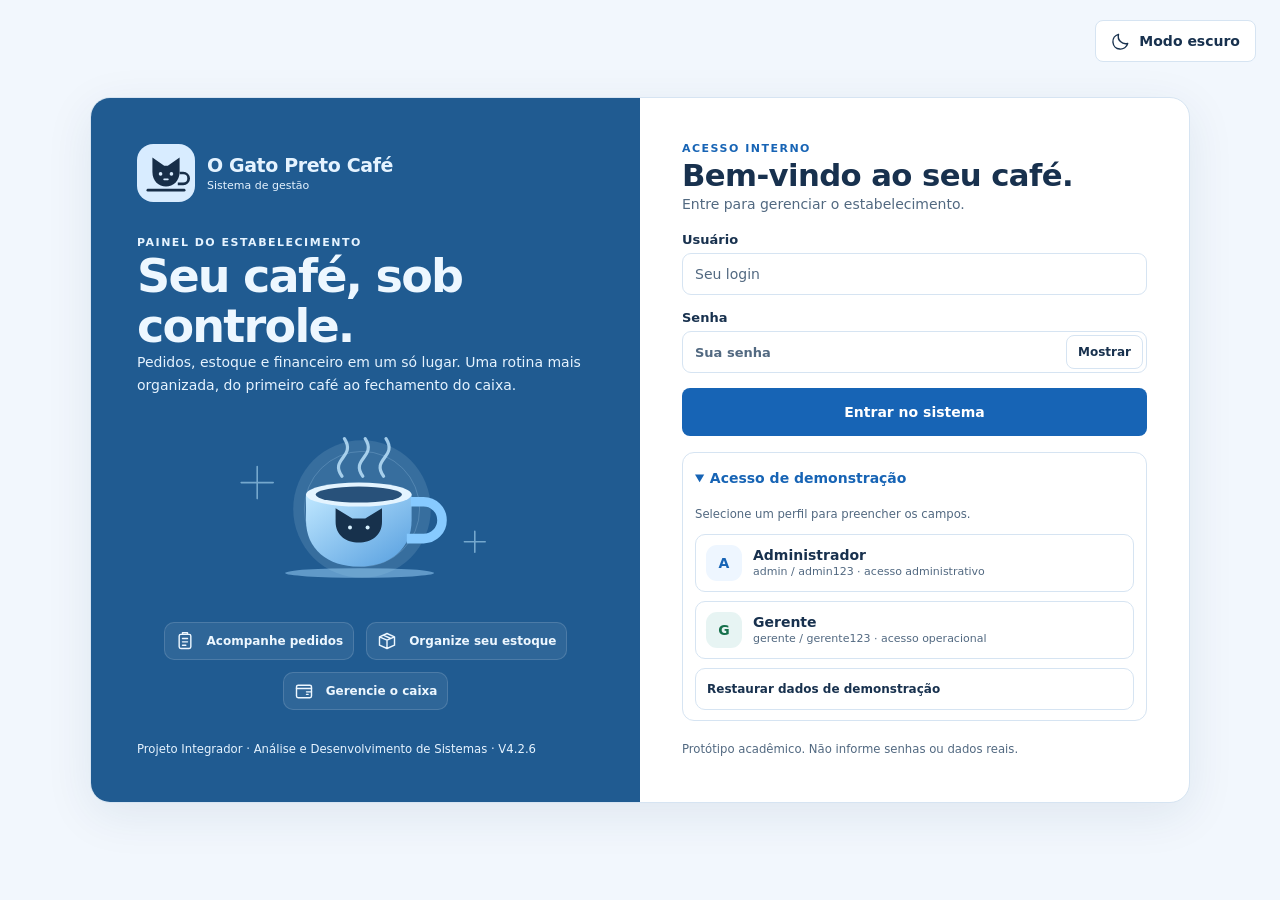
<file: index.html>
<!DOCTYPE html>
<html lang="pt-BR">
    <head>
        <!-- Metadados, estilos e scripts carregados na ordem de dependência. -->
        <meta charset="UTF-8">
        <meta name="viewport" content="width=device-width, initial-scale=1, viewport-fit=cover">
        <title>Acesso | O Gato Preto Café</title>
        <link rel="icon" href="assets/logo.svg" type="image/svg+xml">
        <link rel="stylesheet" href="css/style.css?v=4.2.9">
        <link rel="stylesheet" href="css/v4.css?v=4.2.9">
        <script defer src="js/dados.js?v=4.2.9"></script>
        <script defer src="js/global.js?v=4.2.9"></script>
        <script defer src="js/login.js?v=4.2.9"></script>
    </head>
    <body class="login">
        <div class="login-theme">
            <button type="button" class="btn" data-theme-button aria-label="Alternar modo claro e escuro"></button>
        </div>
        <main class="login-shell">
            <!-- Identidade visual e apresentação do sistema. -->
            <section class="login-intro">
                <div class="brand">
                    <img src="assets/logo.svg" alt="">
                    <span><strong>O Gato Preto Café</strong><small>Sistema de gestão</small></span>
                </div>
                <div>
                    <p class="eyebrow">PAINEL DO ESTABELECIMENTO</p>
                    <h1>Seu café, sob controle.</h1>
                    <p>Pedidos, estoque e financeiro em um só lugar. Uma rotina mais organizada, do primeiro café ao fechamento do caixa.</p>
                </div>
                <div class="login-art" aria-hidden="true">
                    <svg viewBox="0 0 380 200">
                        <defs>
                            <linearGradient id="cup" x2="1" y2="1">
                                <stop stop-color="#bfe7ff"/>
                                <stop offset="1" stop-color="#559edf"/>
                            </linearGradient>
                        </defs>
                        <circle cx="185" cy="100" r="86" fill="#d9f2ff" opacity=".12"/>
                        <circle cx="185" cy="100" r="72" fill="none" stroke="#c3e7ff" stroke-opacity=".25"/>
                        <path d="M115 82h132v32c0 36-27 58-66 58s-66-22-66-58z" fill="url(#cup)"/>
                        <path d="M246 91h16a23 23 0 0 1 0 46h-21" fill="none" stroke="#87caff" stroke-width="12"/>
                        <ellipse cx="181" cy="82" rx="66" ry="15" fill="#e4f4ff"/>
                        <ellipse cx="181" cy="82" rx="54" ry="10" fill="#28517a"/>
                        <path d="M160 59c-16-22 18-24 3-47M186 59c-16-22 18-24 3-47M212 59c-16-22 18-24 3-47" fill="none" stroke="#c2e8ff" stroke-linecap="round" stroke-width="4" opacity=".8"/>
                        <path d="M152 116V99l21 13h16l21-13v17c0 17-13 26-29 26s-29-9-29-26z" fill="#17314c"/>
                        <circle cx="170" cy="123" r="2.5" fill="#d9f2ff"/>
                        <circle cx="192" cy="123" r="2.5" fill="#d9f2ff"/>
                        <ellipse cx="182" cy="180" rx="93" ry="6" fill="#9fd7ff" opacity=".5"/>
                        <path d="M34 67h40M54 47v40M313 141h26M326 128v26" stroke="#bce7ff" stroke-width="2" stroke-linecap="round" opacity=".55"/>
                    </svg>
                </div>
                <div class="features" id="features"></div>
                <small>Projeto Integrador · Análise e Desenvolvimento de Sistemas · V4.2.6</small>
            </section>
            <!-- Formulário de acesso e perfis fictícios para demonstração. -->
            <section class="login-main">
                <div>
                    <p class="eyebrow">ACESSO INTERNO</p>
                    <h2>Bem-vindo ao seu café.</h2>
                    <p class="muted">Entre para gerenciar o estabelecimento.</p>
                </div>
                <form id="login-form">
                    <label class="field">
                        <span>Usuário</span>
                        <input name="login" autocomplete="username" required placeholder="Seu login">
                    </label>
                    <label class="field">
                        <span>Senha</span>
                        <span class="password-control">
                            <input type="password" name="senha" autocomplete="current-password" required placeholder="Sua senha">
                            <button type="button" id="show-password" class="btn small" aria-pressed="false">Mostrar</button>
                        </span>
                    </label>
                    <button class="btn primary" type="submit">Entrar no sistema</button>
                    <p class="error" id="login-error" role="alert"></p>
                </form>
                <details class="demo-disclosure" open>
                    <summary>Acesso de demonstração</summary>
                    <div class="demo">
                        <p class="muted"><small>Selecione um perfil para preencher os campos.</small></p>
                        <button class="btn" type="button" data-demo="Administrador"><span class="demo-symbol">A</span><span><strong>Administrador</strong><small>admin / admin123 · acesso administrativo</small></span></button>
                        <button class="btn" type="button" data-demo="Gerente"><span class="demo-symbol">G</span><span><strong>Gerente</strong><small>gerente / gerente123 · acesso operacional</small></span></button>
                        <button class="btn small" id="reset" type="button">Restaurar dados de demonstração</button>
                    </div>
                </details>
                <p class="muted login-warning"><small>Protótipo acadêmico. Não informe senhas ou dados reais.</small></p>
            </section>
        </main>
        <noscript>Ative o JavaScript para usar o protótipo.</noscript>
    </body>
</html>
</file>
<file: css/style.css>
/* Estilos de base: cores, tipografia, componentes e regras gerais. */

/* Variáveis de cor e aparência do tema claro. */
:root {
    color-scheme: light;
    --bg: linear-gradient(132deg,#e5f4ff 0%,#f5faff 46%,#dcecff 100%);
    --panel: #fff;
    --soft: #eef6ff;
    --ink: #18314e;
    --muted: #526981;
    --line: #d6e4f2;
    --blue: #1764b5;
    --blue2: #3388d7;
    --onblue: #fff;
    --green: #16704b;
    --red: #b33246;
    --amber: #946009;
    --shadow: 0 12px 34px #204d7d12;
    --sidebar: #ffffffed;
    --radius: 18px;
}

/* Sobrescreve a paleta para o tema escuro. */
:root[data-theme=dark] {
    color-scheme: dark;
    --bg: linear-gradient(132deg,#101e32,#152b43 55%,#101b2c);
    --panel: #1a2c42;
    --soft: #203850;
    --ink: #e5efff;
    --muted: #adc0d5;
    --line: #344b64;
    --blue: #8bc6ff;
    --blue2: #327dc6;
    --onblue: #fff;
    --green: #8bdfb0;
    --red: #ffa5af;
    --amber: #ffd18b;
    --shadow: 0 12px 34px #0003;
    --sidebar: #15253a;
}

* {
    box-sizing: border-box;
}

body {
    margin: 0;
    font-family: system-ui,-apple-system,BlinkMacSystemFont,"Segoe UI",sans-serif;
    color: var(--ink);
    background: var(--bg);
    min-height: 100vh;
    font-size: 14px;
}

button,input,select,textarea {
    font: inherit;
}

button,a,input,select,textarea {
    -webkit-tap-highlight-color: transparent;
}

a {
    color: var(--blue);
    text-decoration: none;
}

a:hover {
    text-decoration: underline;
}

button {
    cursor: pointer;
}

button:disabled {
    opacity: .5;
    cursor: not-allowed;
}

button:focus-visible,a:focus-visible,input:focus-visible,select:focus-visible,textarea:focus-visible {
    outline: 3px solid #54a6ff;
    outline-offset: 2px;
}

h1,h2,h3,p {
    margin: 0;
}

h1 {
    font-size: clamp(26px,3vw,36px);
    letter-spacing: -1.2px;
    line-height: 1.15;
}

h2 {
    font-size: 20px;
    letter-spacing: -.45px;
}

h3 {
    font-size: 15px;
}

p {
    line-height: 1.65;
}

.muted,small {
    color: var(--muted);
}

.eyebrow {
    text-transform: uppercase;
    letter-spacing: 1.5px;
    font-weight: 750;
    font-size: 11px;
    color: var(--blue);
}

/* Estrutura geral do aplicativo, com menu lateral e área de conteúdo. */
.app {
    display: grid;
    grid-template-columns: 248px minmax(0,1fr);
    min-height: 100vh;
}

/* Menu de navegação principal. */
.sidebar {
    position: sticky;
    top: 0;
    height: 100vh;
    background: var(--sidebar);
    border-right: 1px solid var(--line);
    padding: 26px 18px;
    display: flex;
    flex-direction: column;
    gap: 28px;
}

.brand {
    display: flex;
    align-items: center;
    gap: 12px;
    color: var(--ink);
    text-decoration: none!important;
}

.brand img {
    width: 48px;
    height: 48px;
}

.brand strong {
    display: block;
    font-size: 16px;
    letter-spacing: -.4px;
}

.brand small {
    font-size: 11px;
}

.nav-label {
    padding: 0 12px 9px;
    font-size: 10px;
    letter-spacing: 1.5px;
    font-weight: 800;
    color: var(--muted);
}

nav {
    display: grid;
    gap: 5px;
}

nav a {
    display: flex;
    align-items: center;
    gap: 12px;
    padding: 13px 12px;
    border-radius: 11px;
    color: var(--muted);
    font-weight: 650;
    text-decoration: none!important;
}

nav a.active,nav a:hover {
    background: var(--soft);
    color: var(--blue);
}

nav a.active {
    box-shadow: inset 3px 0 var(--blue);
}

.icon {
    width: 20px;
    height: 20px;
    flex: none;
    vertical-align: middle;
    stroke: currentColor;
    fill: none;
    stroke-width: 1.7;
    stroke-linecap: round;
    stroke-linejoin: round;
}

.sidebottom {
    margin-top: auto;
    border-top: 1px solid var(--line);
    padding-top: 16px;
    display: grid;
    gap: 12px;
}

.workspace {
    min-width: 0;
}

.topbar {
    display: flex;
    align-items: center;
    justify-content: space-between;
    gap: 14px;
    padding: 18px 32px;
    border-bottom: 1px solid var(--line);
    background: var(--sidebar);
    min-height: 76px;
}

.topbar-right,.row,.actions {
    display: flex;
    align-items: center;
    gap: 10px;
    flex-wrap: wrap;
}

.user {
    display: flex;
    gap: 9px;
    align-items: center;
    padding-left: 10px;
    border-left: 1px solid var(--line);
}

.avatar {
    width: 36px;
    height: 36px;
    border-radius: 50%;
    display: grid;
    place-items: center;
    background: var(--soft);
    color: var(--blue);
    font-weight: 800;
}

.user strong,.user small {
    display: block;
}

.user small {
    font-size: 11px;
}

.content {
    max-width: 1480px;
    margin: auto;
    padding: 30px 32px 40px;
    display: grid;
    gap: 22px;
}

.hero {
    background: linear-gradient(115deg,#d3ebff,#eaf5ff 65%,#c2e0fd);
    border: 1px solid #bcdcf7;
    color: #173653;
    padding: 28px 30px;
    border-radius: 22px;
    display: flex;
    justify-content: space-between;
    align-items: center;
    gap: 20px;
    position: relative;
    overflow: hidden;
}

.hero:after {
    content: "";
    width: 220px;
    height: 220px;
    border: 35px solid #ffffff65;
    border-radius: 50%;
    position: absolute;
    right: -45px;
    top: -90px;
    pointer-events: none;
}

.hero>* {
    position: relative;
    z-index: 1;
}

.hero p {
    margin-top: 9px;
    color: #426381;
    max-width: 680px;
}

.hero .eyebrow {
    color: #245c91;
    margin-bottom: 9px;
}

.hero .hero-icon {
    width: 74px;
    height: 74px;
    border-radius: 22px;
    background: #ffffff88;
    display: grid;
    place-items: center;
    flex: none;
}

.hero-icon .icon {
    width: 40px;
    height: 40px;
    color: #2566a1;
}

html[data-theme=dark] .hero {
    background: linear-gradient(120deg,#224a70,#20384f);
    border-color: #416a8d;
    color: #ecf5ff;
}

html[data-theme=dark] .hero p,html[data-theme=dark] .hero .eyebrow {
    color: #bdd9f4;
}

html[data-theme=dark] .hero-icon {
    background: #315b80;
}

html[data-theme=dark] .hero-icon .icon {
    color: #b9dcff;
}

.card {
    background: var(--panel);
    border: 1px solid var(--line);
    border-radius: var(--radius);
    padding: 22px;
    box-shadow: var(--shadow);
    min-width: 0;
}

.card h2 {
    margin-bottom: 6px;
}

.card-head {
    display: flex;
    justify-content: space-between;
    align-items: center;
    gap: 12px;
    flex-wrap: wrap;
    margin-bottom: 18px;
}

.grid {
    display: grid;
    gap: 16px;
}

.grid.two {
    grid-template-columns: repeat(2,minmax(0,1fr));
}

.grid.three {
    grid-template-columns: repeat(3,minmax(0,1fr));
}

.grid.four {
    grid-template-columns: repeat(4,minmax(0,1fr));
}

.stat {
    padding: 19px;
    display: grid;
    gap: 9px;
}

.stat-top {
    display: flex;
    align-items: center;
    justify-content: space-between;
    gap: 6px;
    color: var(--muted);
    font-size: 12px;
    font-weight: 650;
}

.stat-icon {
    width: 34px;
    height: 34px;
    display: grid;
    place-items: center;
    background: var(--soft);
    color: var(--blue);
    border-radius: 10px;
}

.stat strong {
    font-size: clamp(20px,2.3vw,29px);
    letter-spacing: -.9px;
    overflow-wrap: anywhere;
}

.stat small {
    font-size: 11px;
}

.btn {
    border: 1px solid var(--line);
    color: var(--ink);
    background: var(--panel);
    border-radius: 10px;
    padding: 10px 15px;
    font-weight: 650;
    display: inline-flex;
    align-items: center;
    justify-content: center;
    gap: 8px;
    text-decoration: none!important;
    white-space: normal;
    line-height: 1.35;
}

.btn:hover {
    background: var(--soft);
}

.btn.primary {
    color: white;
    background: linear-gradient(125deg,#1764b5,#3187d2);
    border-color: transparent;
}

.btn.primary:hover {
    background: #175caa;
}

.btn.danger {
    color: var(--red);
    border-color: var(--red);
}

.btn.small {
    padding: 7px 11px;
    font-size: 12px;
}

.tabs {
    display: flex;
    flex-wrap: wrap;
    gap: 7px;
    padding: 8px;
    background: var(--panel);
    border: 1px solid var(--line);
    border-radius: 15px;
}

.tab {
    background: transparent;
    border: 0;
    border-radius: 9px;
    padding: 10px 13px;
    color: var(--muted);
    font-weight: 650;
    text-align: left;
}

.tab[aria-selected=true] {
    background: var(--soft);
    color: var(--blue);
    box-shadow: inset 0 -2px var(--blue);
}

.tab:hover {
    background: var(--soft);
}

.form-grid {
    display: grid;
    grid-template-columns: repeat(2,minmax(0,1fr));
    gap: 16px;
}

.field {
    display: grid;
    gap: 6px;
    min-width: 0;
}

.field>span {
    font-size: 13px;
    font-weight: 650;
}

.field.full,.full {
    grid-column: 1/-1;
}

input:not([type=checkbox]),select,textarea {
    width: 100%;
    min-width: 0;
    background: var(--panel);
    border: 1px solid var(--line);
    color: var(--ink);
    padding: 11px 12px;
    border-radius: 9px;
    min-height: 42px;
}

textarea {
    min-height: 82px;
    resize: vertical;
}

input::placeholder,textarea::placeholder {
    color: var(--muted);
}

input[type=checkbox] {
    accent-color: #2676bf;
    width: 16px;
    height: 16px;
}

.filters {
    display: grid;
    grid-template-columns: repeat(auto-fit,minmax(150px,1fr));
    gap: 12px;
    margin-bottom: 18px;
    align-items: end;
}

/* Contêiner das tabelas e controle da rolagem. */
.table-wrap {
    overflow-x: auto;
    max-width: 100%;
    border: 1px solid var(--line);
    border-radius: 12px;
}

table {
    width: 100%;
    border-collapse: collapse;
    text-align: left;
    font-size: 13px;
}

th {
    background: var(--soft);
    color: var(--muted);
    font-size: 11px;
    text-transform: uppercase;
    letter-spacing: .5px;
    white-space: nowrap;
}

th,td {
    padding: 13px 14px;
    border-bottom: 1px solid var(--line);
    vertical-align: middle;
}

tr:last-child td {
    border-bottom: 0;
}

td {
    overflow-wrap: anywhere;
}

td strong {
    display: block;
}

.empty {
    text-align: center;
    color: var(--muted);
    padding: 26px;
}

.pill {
    display: inline-flex;
    align-items: center;
    gap: 5px;
    padding: 5px 9px;
    border-radius: 20px;
    background: var(--soft);
    color: var(--blue);
    font-size: 11px;
    font-weight: 750;
    white-space: nowrap;
}

.pill.green {
    color: var(--green);
}

.pill.red {
    color: var(--red);
}

.pill.amber {
    color: var(--amber);
}

.note {
    border: 1px solid var(--line);
    border-left: 3px solid var(--blue);
    background: var(--soft);
    padding: 12px 15px;
    border-radius: 9px;
    color: var(--muted);
    line-height: 1.5;
    font-size: 13px;
}

.section-gap {
    display: grid;
    gap: 16px;
}

.split {
    display: grid;
    grid-template-columns: minmax(0,1.4fr) minmax(0,1fr);
    gap: 16px;
}

.total {
    display: flex;
    justify-content: space-between;
    align-items: center;
    gap: 12px;
    padding: 15px;
    background: var(--soft);
    border-radius: 11px;
}

.total strong {
    font-size: 21px;
}

.error {
    color: var(--red);
    font-weight: 650;
    min-height: 1em;
}

.success {
    color: var(--green);
}

.toast {
    position: fixed;
    bottom: 22px;
    right: 22px;
    max-width: min(420px,90vw);
    padding: 14px 18px;
    border-radius: 12px;
    color: var(--ink);
    background: var(--panel);
    border: 1px solid var(--line);
    box-shadow: 0 10px 40px #0003;
    z-index: 20;
}

.toast.bad {
    border-color: var(--red);
}

dialog {
    color: var(--ink);
    background: var(--panel);
    border: 1px solid var(--line);
    border-radius: 18px;
    width: min(700px,94vw);
    padding: 24px;
    max-height: 88vh;
    overflow: auto;
    box-shadow: 0 20px 90px #0004;
}

dialog::backdrop {
    background: #10243b88;
}

.dialog-head {
    display: flex;
    align-items: center;
    justify-content: space-between;
    gap: 10px;
    margin-bottom: 18px;
}

.bar-chart {
    display: grid;
    gap: 12px;
}

.bar-row {
    display: grid;
    grid-template-columns: 90px 1fr;
    gap: 12px;
    align-items: center;
}

.bar-track {
    height: 12px;
    background: var(--soft);
    border-radius: 8px;
    overflow: hidden;
}

.bar {
    height: 100%;
    background: linear-gradient(90deg,#3b91dc,#8bc4f5);
    border-radius: 8px;
}

.bar.red {
    background: linear-gradient(90deg,#cc6477,#eaa1ad);
}

.module-link {
    display: grid;
    gap: 12px;
    color: var(--ink);
    text-decoration: none!important;
    transition: transform .15s;
}

.module-link:hover {
    transform: translateY(-2px);
    border-color: var(--blue);
}

.footer {
    color: var(--muted);
    font-size: 11px;
    text-align: center;
    padding: 8px;
}

/* Estilos da tela de acesso. */
.login {
    min-height: 100vh;
    display: grid;
    place-items: center;
    padding: 35px;
}

.login-theme {
    position: absolute;
    right: 24px;
    top: 20px;
}

.login-shell {
    width: min(100%,1000px);
    display: grid;
    grid-template-columns: 1fr 1fr;
    border: 1px solid var(--line);
    border-radius: 26px;
    overflow: hidden;
    box-shadow: 0 25px 80px #173f7225;
    background: var(--panel);
}

.login-intro {
    background: linear-gradient(150deg,#cce8ff,#e8f5ff 55%,#aad3f7);
    color: #173653;
    padding: 46px;
    display: flex;
    flex-direction: column;
    justify-content: space-between;
    gap: 38px;
    min-height: 540px;
}

.login-intro h1 {
    font-size: 43px;
    letter-spacing: -2px;
}

.login-intro p {
    color: #426381;
}

.login-intro .brand {
    color: #173653;
}

.login-intro .brand small {
    color: #426381;
}

.login-intro .feature {
    display: flex;
    align-items: center;
    gap: 12px;
    margin-top: 12px;
    font-weight: 650;
}

.login-main {
    padding: 42px;
    display: grid;
    gap: 20px;
    align-content: center;
}

.login-main form {
    display: grid;
    gap: 15px;
}

.login-main h2 {
    font-size: 28px;
}

.demo {
    display: grid;
    gap: 9px;
}

.demo .btn {
    justify-content: flex-start;
}

.login-intro .eyebrow {
    color: #245c91;
}

.mobile-title {
    display: none;
}

[hidden] {
    display: none!important;
}

@media(max-width:1050px) {
    .grid.four {
        grid-template-columns: repeat(2,minmax(0,1fr));
    }
    .app {
        grid-template-columns: 212px minmax(0,1fr);
    }
    .sidebar {
        padding: 20px 12px;
    }
    .content {
        padding: 24px;
    }
    .topbar {
        padding: 15px 24px;
    }
    .split {
        grid-template-columns: 1fr;
    }
}

@media(max-width:760px) {
    .app {
        display: block;
    }
    .sidebar {
        position: static;
        height: auto;
        padding: 14px;
        gap: 12px;
        border-right: 0;
        border-bottom: 1px solid var(--line);
    }
    .sidebar nav {
        display: flex;
        overflow-x: auto;
        gap: 4px;
    }
    .sidebar nav a {
        white-space: nowrap;
        padding: 10px;
        font-size: 12px;
    }
    .sidebar .nav-label,.sidebottom {
        display: none;
    }
    .sidebar .brand img {
        width: 37px;
        height: 37px;
    }
    .topbar {
        padding: 12px 16px;
    }
    .topbar .crumb {
        display: none;
    }
    .topbar-right {
        width: 100%;
        justify-content: space-between;
    }
    .content {
        padding: 16px;
        gap: 16px;
    }
    .hero {
        padding: 22px;
    }
    .hero-icon {
        display: none!important;
    }
    .grid.three,.grid.two,.form-grid {
        grid-template-columns: 1fr;
    }
    .card {
        padding: 17px;
    }
    .login {
        padding: 72px 16px 20px;
    }
    .login-shell {
        grid-template-columns: 1fr;
    }
    .login-intro {
        min-height: 0;
        padding: 25px;
        gap: 20px;
    }
    .login-intro h1 {
        font-size: 30px;
    }
    .login-intro .features {
        display: none;
    }
    .login-main {
        padding: 26px;
    }
    .login-theme {
        top: 15px;
        right: 16px;
    }
    .user {
        border: 0;
        padding: 0;
    }
    .user strong {
        font-size: 12px;
    }
}

@media(max-width:400px) {
    .grid.four {
        grid-template-columns: 1fr;
    }
    .topbar-right .btn {
        font-size: 11px;
        padding: 8px;
    }
    .user small {
        font-size: 10px;
    }
}

@media(prefers-reduced-motion:reduce) {
    * {
        scroll-behavior: auto!important;
        transition: none!important;
    }
}

@media print {
    body {
        background: white;
        color: #172e48;
    }
    .sidebar,.topbar,.hero,.tabs,#metricas,.footer,.actions,.toast {
        display: none!important;
    }
    .app {
        display: block;
    }
    .content {
        padding: 0;
    }
    .card {
        box-shadow: none;
        border: 0;
        break-inside: avoid;
    }
    .table-wrap {
        overflow: visible;
    }
    table {
        font-size: 11px;
    }
    th,td {
        padding: 7px;
    }
    .card,.stat,.total,th {
        background: white!important;
        color: #172e48!important;
    }
    .muted,small {
        color: #475569!important;
    }
}

html[data-theme=dark] .login-intro {
    background: linear-gradient(150deg,#244c72,#1d3855 60%,#142b45);
    color: #edf5ff;
}

html[data-theme=dark] .login-intro p,html[data-theme=dark] .login-intro .brand small,html[data-theme=dark] .login-intro small {
    color: #bdd9f4;
}

html[data-theme=dark] .login-intro .brand {
    color: #edf5ff;
}

/* V2 — sistema visual responsivo, gráficos e relatórios. */

:root {
    --radius: 18px;
}

body {
    background: linear-gradient(145deg,#edf7ff 0%,#e2effe 50%,#f3f8fd 100%);
    background-attachment: fixed;
}

html[data-theme=dark] body {
    background: linear-gradient(145deg,#101e30,#172b42 65%,#142237);
}

.workspace,.content,.section-gap,.grid,.filters,.split,.analytics,.chart-grid {
    min-width: 0;
}

.content {
    max-width: 1920px;
}

.card {
    min-width: 0;
}

.card-head h2 {
    font-size: clamp(16px,1.5vw,22px);
    letter-spacing: -.35px;
}

.section-heading {
    display: flex;
    align-items: center;
    justify-content: space-between;
    gap: 8px;
    flex-wrap: wrap;
}

.dashboard-filter .filters {
    margin: 0;
}

.chart-grid>.card,.analytics .grid>.card {
    display: flex;
    flex-direction: column;
    gap: 8px;
}

.chart-grid .card-head,.analytics .card-head {
    margin-bottom: 6px;
}

.plot {
    width: 100%;
    height: auto;
    max-height: 320px;
    overflow: visible;
    display: block;
}

.gridline {
    stroke: var(--line);
    stroke-width: 1;
    fill: none;
}

.chart-label {
    fill: var(--muted);
    font-family: inherit;
    font-size: 10px;
}

.chart-value {
    fill: var(--ink);
    font-size: 14px;
    font-weight: 800;
}

.chart-legend {
    display: grid;
    gap: 9px;
    min-width: 0;
}

.chart-legend>div {
    display: grid;
    grid-template-columns: 9px minmax(0,1fr) auto;
    align-items: center;
    gap: 8px;
    font-size: 12px;
    overflow-wrap: anywhere;
}

.chart-legend i {
    width: 9px;
    height: 9px;
    border-radius: 3px;
}

.chart-legend strong {
    font-variant-numeric: tabular-nums;
    white-space: nowrap;
}

.chart-legend small {
    font-size: 10px;
}

.chart-legend.compact {
    grid-template-columns: repeat(auto-fit,minmax(120px,1fr));
    margin-top: 5px;
}

.ring-chart {
    display: grid;
    grid-template-columns: minmax(100px,1fr) minmax(0,1fr);
    gap: 18px;
    align-items: center;
}

.ring-chart svg {
    width: 100%;
    max-height: 220px;
}

.hbars {
    display: grid;
    gap: 14px;
}

.bar-caption {
    justify-content: space-between;
    font-size: 13px;
}

.bar-track {
    height: 10px;
}

.chart-empty {
    min-height: 100px;
    display: grid;
    place-items: center;
    text-align: center;
    color: var(--muted);
    background: var(--soft);
    border-radius: 12px;
    padding: 15px;
}

.analytics>summary {
    cursor: pointer;
    display: flex;
    gap: 10px;
    align-items: center;
    justify-content: space-between;
    list-style: none;
    font-weight: 750;
}

.analytics>summary::before {
    content: '▸';
    color: var(--blue);
}

.analytics[open]>summary::before {
    content: '▾';
}

.analytics>summary span {
    flex: 1;
}

.analytics>summary small {
    font-weight: 400;
}

.analytics[open]>summary {
    margin-bottom: 18px;
}

.analytics .grid>.card {
    box-shadow: none;
}

.analytics-filters {
    max-width: 620px;
}

.date-control {
    display: flex;
    align-items: stretch;
    position: relative;
    min-width: 0;
}

.date-control .date-text {
    padding-right: 48px;
}

.calendar-trigger {
    position: absolute;
    right: 1px;
    top: 1px;
    bottom: 1px;
    width: 43px;
    display: grid;
    place-items: center;
    border-left: 1px solid var(--line);
    color: var(--blue);
    border-radius: 0 8px 8px 0;
    background: var(--soft);
}

.calendar-trigger .date-picker {
    position: absolute;
    inset: 0;
    width: 100%;
    height: 100%;
    opacity: 0;
    padding: 0;
    cursor: pointer;
}

.calendar-trigger .date-picker::-webkit-calendar-picker-indicator {
    position: absolute;
    inset: 0;
    width: 100%;
    height: 100%;
    margin: 0;
    cursor: pointer;
}

.calendar-trigger:focus-within {
    outline: 2px solid var(--blue);
    outline-offset: 1px;
}

.filter-error {
    font-size: 12px;
    margin: 0;
}

.permission-panel {
    padding: 15px;
    border: 1px solid var(--line);
    border-radius: 14px;
    background: var(--soft);
    display: grid;
    gap: 9px;
}

.permission-row {
    display: flex;
    align-items: center;
    justify-content: space-between;
    gap: 10px;
    border-top: 1px solid var(--line);
    padding: 12px 0 2px;
    cursor: pointer;
}

.permission-row>span:first-child {
    display: flex;
    gap: 9px;
    align-items: center;
}

.switch {
    position: relative;
    display: inline-block;
    width: 48px;
    height: 28px;
    flex: none;
}

.switch input {
    position: absolute;
    opacity: 0;
    width: 100%;
    height: 100%;
    margin: 0;
    cursor: pointer;
    z-index: 1;
}

.switch .slider {
    position: absolute;
    inset: 0;
    border-radius: 30px;
    background: #8394a5;
    transition: background .2s;
}

.switch .slider:after {
    content: '';
    position: absolute;
    top: 4px;
    left: 4px;
    width: 20px;
    height: 20px;
    border-radius: 50%;
    background: white;
    box-shadow: 0 1px 4px #0003;
    transition: transform .2s;
}

.switch input:checked+.slider {
    background: #2175b9;
}

.switch input:checked+.slider:after {
    transform: translateX(20px);
}

.switch input:focus-visible+.slider {
    outline: 2px solid var(--blue);
    outline-offset: 3px;
}

.order-actions {
    display: flex;
    flex-wrap: wrap;
    gap: 6px;
    min-width: 140px;
}

.order-actions .btn {
    min-height: 36px;
}

.menu-toggle {
    display: none;
}

.btn,.tab {
    min-height: 42px;
}

a:focus-visible,button:focus-visible,input:focus-visible,select:focus-visible,textarea:focus-visible,summary:focus-visible,.table-wrap:focus-visible {
    outline: 3px solid var(--blue);
    outline-offset: 3px;
}

.report-preview {
    padding: 20px;
    border-radius: 14px;
    background: linear-gradient(120deg,#d6ebff,#edf7ff);
    color: #15395a;
}

.report-preview h2 {
    margin: 6px 0;
}

.report-preview .eyebrow {
    color: #2468a5;
}

.report-preview p {
    color: #315b7d;
}

#print-report {
    display: none;
}

.tv-mode .app {
    display: block;
}

.tv-mode .sidebar {
    display: none;
}

.tv-mode .content {
    max-width: 100%;
    padding: 24px 3vw;
}

.tv-mode .topbar .crumb {
    display: block;
}

.tv-mode .grid.two {
    grid-template-columns: repeat(2,minmax(0,1fr));
}

.tv-mode .stat strong {
    font-size: clamp(28px,2.7vw,56px);
}

.tv-mode .chart-label {
    font-size: 12px;
}

.tv-mode .chart-legend>div {
    font-size: clamp(13px,1vw,20px);
}

.tv-mode .plot {
    max-height: 420px;
}

.tv-mode .hero {
    padding: 20px 30px;
}

.tv-mode .footer {
    font-size: 14px;
}

@media(min-width:1800px) {
    .app {
        grid-template-columns: 280px minmax(0,1fr);
    }
    .content {
        padding: 36px 48px;
        max-width: 2400px;
    }
    .card {
        padding: 28px;
    }
    .grid {
        gap: 22px;
    }
    .stat strong {
        font-size: 36px;
    }
    .chart-grid {
        grid-template-columns: repeat(3,minmax(0,1fr))!important;
    }
    .chart-legend>div {
        font-size: 14px;
    }
    .plot {
        max-height: 400px;
    }
}

@media(min-width:2600px) {
    body {
        font-size: 18px;
    }
    .app {
        grid-template-columns: 340px minmax(0,1fr);
    }
    .content {
        max-width: 3400px;
    }
    .card {
        padding: 32px;
    }
    .stat strong {
        font-size: 48px;
    }
    .stat-top, .stat small, .chart-legend>div {
        font-size: 17px;
    }
    .plot {
        max-height: 500px;
    }
    .ring-chart svg {
        max-height: 330px;
    }
    .btn,.tab {
        min-height: 52px;
    }
    .topbar {
        min-height: 88px;
    }
    .hero h1 {
        font-size: 46px;
    }
    table {
        font-size: 17px;
    }
}

@media(max-width:1100px) {
    .ring-chart {
        grid-template-columns: 1fr;
    }
    .ring-chart svg {
        max-height: 180px;
    }
    .topbar-right {
        justify-content: flex-end;
    }
    .topbar .crumb {
        display: none;
    }
}

@media(max-width:760px) {
    .sidebar {
        display: grid;
        grid-template-columns: minmax(0,1fr) auto;
        align-items: center;
    }
    .sidebar>div:has(nav) {
        grid-column: 1/-1;
    }
    .sidebar .menu-toggle {
        display: inline-flex;
    }
    .sidebar:not(.menu-open) nav {
        display: none;
    }
    .sidebar.menu-open nav {
        display: grid;
        grid-template-columns: repeat(2,minmax(0,1fr));
        overflow: visible;
    }
    .sidebar nav a {
        white-space: normal;
        min-height: 44px;
    }
    .sidebar .brand {
        min-width: 0;
    }
    .sidebar .brand strong {
        overflow-wrap: anywhere;
    }
    .topbar-right {
        justify-content: flex-start;
    }
    .topbar-right .user {
        margin-left: auto;
    }
    .topbar-right .btn {
        min-height: 44px;
    }
    .content {
        padding: 13px;
    }
    .hero {
        padding: 18px;
    }
    .hero h1 {
        font-size: 25px;
    }
    .card {
        padding: 15px;
    }
    .grid.two,.grid.three,.tv-mode .grid.two {
        grid-template-columns: 1fr;
    }
    .ring-chart {
        grid-template-columns: minmax(100px,.75fr) minmax(0,1fr);
    }
    .analytics>summary {
        flex-wrap: wrap;
    }
    .analytics>summary small {
        width: 100%;
    }
    .tabs {
        display: grid;
        grid-template-columns: repeat(2,minmax(0,1fr));
        gap: 5px;
    }
    .tab {
        font-size: 12px;
        min-height: 44px;
    }
    .table-wrap {
        border: 0;
        overflow: visible;
    }
    .table-wrap table,.table-wrap tbody,.table-wrap tr,.table-wrap td {
        display: block;
        width: 100%;
    }
    .table-wrap thead {
        position: absolute;
        width: 1px;
        height: 1px;
        overflow: hidden;
        clip-path: inset(50%);
    }
    .table-wrap tr {
        border: 1px solid var(--line);
        border-radius: 12px;
        margin-bottom: 9px;
        overflow: hidden;
        background: var(--panel);
    }
    .table-wrap td {
        display: grid;
        grid-template-columns: minmax(80px,.7fr) minmax(0,1.3fr);
        align-items: start;
        gap: 10px;
        border-bottom: 1px solid var(--line);
        padding: 9px 10px;
        text-align: left;
    }
    .table-wrap td::before {
        content: attr(data-label);
        font-size: 11px;
        font-weight: 700;
        color: var(--muted);
        overflow-wrap: anywhere;
    }
    .table-wrap td.empty {
        display: block;
    }
    .table-wrap td.empty::before {
        content: none;
    }
    .table-wrap td>small {
        grid-column: 2;
    }
    .table-wrap td>strong {
        min-width: 0;
    }
    .table-wrap td:has(.order-actions) {
        display: block;
    }
    .table-wrap td:has(.order-actions)::before {
        display: block;
        margin-bottom: 7px;
    }
    .order-actions .btn {
        min-height: 44px;
    }
    .filters {
        grid-template-columns: repeat(2,minmax(0,1fr));
    }
    .login-main {
        padding: 22px;
    }
    .login-intro {
        padding: 24px;
    }
    .login-theme {
        top: 12px;
    }
    .tv-mode .topbar .crumb {
        display: none;
    }
}

@media(max-width:420px) {
    .ring-chart {
        grid-template-columns: 1fr;
    }
    .filters {
        grid-template-columns: 1fr;
    }
    .sidebar .brand strong {
        font-size: 13px;
    }
    .sidebar .brand small {
        font-size: 10px;
    }
    .topbar-right .user {
        margin-left: 0;
    }
    .topbar-right .btn {
        padding: 8px;
        font-size: 12px;
    }
    .topbar-right .avatar {
        display: none;
    }
    .topbar-right .user {
        flex: 1;
    }
    .total {
        align-items: flex-start;
        flex-wrap: wrap;
    }
    .chart-legend>div {
        font-size: 12px;
    }
}

@media print {
    @page {
        size: A4;
        margin: 0;
    }
    body.printing-report {
        background: #fff!important;
        display: block!important;
        margin: 0!important;
        color: #193a58!important;
        -webkit-print-color-adjust: exact;
        print-color-adjust: exact;
    }
    body.printing-report> :not(#print-report) {
        display: none!important;
    }
    body.printing-report #print-report {
        display: block!important;
        --ink: #193a58;
        --muted: #526b80;
        --line: #d6e4ee;
        --soft: #edf6fc;
        --panel: white;
    }
    .report-page {
        box-sizing: border-box;
        width: 210mm;
        min-height: 297mm;
        padding: 15mm 14mm 16mm;
        display: flex;
        flex-direction: column;
        gap: 5mm;
        break-after: page;
        color: #193a58;
        background: white;
        font-family: Arial,sans-serif;
        font-size: 11pt;
    }
    .report-page:last-child {
        break-after: auto;
    }
    .report-header {
        display: flex;
        align-items: center;
        gap: 3mm;
        border-bottom: 1px solid #d5e5f1;
        padding-bottom: 4mm;
    }
    .report-header img {
        width: 13mm;
        height: 13mm;
    }
    .report-header div {
        flex: 1;
    }
    .report-header strong {
        font-size: 15pt;
        display: block;
    }
    .report-header small {
        font-size: 8pt;
        display: block;
        letter-spacing: 1px;
        color: #526b80;
    }
    .report-header>span {
        text-align: right;
        font-size: 8pt;
        letter-spacing: 1px;
        color: #3074a9;
        font-weight: bold;
    }
    .report-title {
        background: linear-gradient(120deg,#1b5b91,#378bc5)!important;
        border-radius: 4mm;
        color: white;
        padding: 6mm;
    }
    .report-title span {
        font-size: 8pt;
        letter-spacing: 1px;
        color: #e4f2ff;
    }
    .report-title h1 {
        font-size: 24pt;
        margin: 2mm 0;
        color: white;
    }
    .report-title p {
        font-size: 10pt;
        color: #eef7ff;
    }
    .report-kpis {
        display: grid;
        grid-template-columns: repeat(2,minmax(0,1fr));
        gap: 3mm;
    }
    .report-kpis>div {
        border: 1px solid #d5e5f1;
        background: #f0f7fd;
        padding: 4mm;
        border-radius: 3mm;
    }
    .report-kpis small {
        display: block;
        font-size: 9pt;
        color: #526b80;
    }
    .report-kpis strong {
        display: block;
        font-size: 17pt;
        color: #1d6094;
        margin-top: 2mm;
        overflow-wrap: anywhere;
    }
    .report-chart,.report-summary {
        border: 1px solid #d5e5f1;
        padding: 4mm;
        border-radius: 3mm;
    }
    .report-chart h2,.report-summary h2,.report-page>h2 {
        font-size: 13pt;
        color: #1d6094;
        margin: 0 0 2mm;
    }
    .report-chart p,.report-summary p {
        font-size: 10pt;
        line-height: 1.4;
        color: #526b80;
        margin: 1mm 0 3mm;
    }
    .report-chart .plot {
        max-height: 65mm;
    }
    .report-chart .ring-chart {
        grid-template-columns: 60mm 1fr;
    }
    .report-chart .ring-chart svg {
        max-height: 52mm;
    }
    .report-chart .chart-legend>div,.report-chart .bar-caption {
        font-size: 9pt;
    }
    .report-chart .hbars {
        gap: 2mm;
    }
    .report-chart .chart-legend {
        gap: 2mm;
    }
    .report-page .table-wrap {
        display: block;
        overflow: visible;
        border: 0;
    }
    .report-page table {
        display: table!important;
        table-layout: fixed;
        width: 100%;
        font-size: 9pt;
        border-collapse: collapse;
    }
    .report-page thead {
        display: table-header-group!important;
        position: static;
        width: auto;
        height: auto;
        clip-path: none;
        overflow: visible;
    }
    .report-page tbody {
        display: table-row-group!important;
    }
    .report-page tr {
        display: table-row!important;
        break-inside: avoid;
        border: 0;
    }
    .report-page th,.report-page td {
        display: table-cell!important;
        width: auto;
        padding: 3mm 2mm;
        color: #193a58;
        overflow-wrap: anywhere;
        border-bottom: 1px solid #d5e5f1;
        white-space: normal;
    }
    .report-page th {
        background: #dcecf9!important;
        color: #1d6094!important;
        font-size: 8pt;
    }
    .report-page td::before {
        content: none!important;
    }
    .report-page tbody tr:nth-child(even) {
        background: #f3f8fc;
    }
    .report-footer {
        margin-top: auto;
        display: flex;
        justify-content: space-between;
        align-items: center;
        gap: 3mm;
        padding-top: 4mm;
        border-top: 1px solid #d5e5f1;
        font-size: 8pt;
        color: #526b80;
    }
    .report-footer strong {
        color: #1d6094;
    }
}

.analytics-kpis {
    margin-bottom: 16px;
}

.date-text {
    font-weight: 400;
}

.date-text::placeholder {
    font-weight: 400;
}

.table-wrap td:has(.order-actions:empty)::before {
    content: none;
}

.tv-mode .dashboard-filter {
    padding: 16px;
}

.tv-mode .hero p {
    font-size: clamp(14px,1.1vw,23px);
}

@media print {
    .report-page {
        min-height: 289mm;
        padding: 12mm 14mm;
        gap: 4mm;
    }
    .report-chart .plot {
        max-height: 58mm;
    }
    .report-summary p {
        margin: 1mm 0 2mm;
    }
    .report-title {
        padding: 5mm;
    }
    .report-footer {
        break-inside: avoid;
        padding-top: 3mm;
    }
    .report-page td {
        padding: 2.5mm 2mm;
    }
    .report-chart .chart-legend {
        gap: 1.5mm;
    }
    .report-chart .hbars {
        gap: 1.5mm;
    }
}

/* V3 — superfícies, grades fluidas, navegação e microinterações */

:root {
    --radius: 20px;
    --shadow: 0 8px 28px #204d7d0d;
    --bg: linear-gradient(135deg,#e4f3ff 0%,#f4f9ff 46%,#dceeff 100%);
}

:root[data-theme=dark] {
    --bg: linear-gradient(135deg,#101a2a,#172c44 60%,#102136);
    --shadow: 0 8px 28px #0003;
}

.card,.btn,.tab,.module-link {
    transition: background .18s,border-color .18s,box-shadow .18s,transform .18s;
}

.btn:hover:not(:disabled),.module-link:hover {
    box-shadow: 0 4px 14px #1764b51a;
}

.card {
    min-width: 0;
}

.card-head h2 {
    font-size: clamp(17px,1.3vw,23px);
}

.stat strong {
    overflow-wrap: anywhere;
}

.stat small {
    line-height: 1.45;
}

.section-heading {
    gap: 10px;
    flex-wrap: wrap;
}

.grid.balanced,.grid.four,.grid.three,.grid.two:not(.report-kpis),.chart-grid {
    display: flex!important;
    flex-wrap: wrap;
    align-items: stretch;
    gap: 16px;
}

.grid.balanced>*,.grid.four>*,.grid.three>*,.grid.two:not(.report-kpis)>*,.chart-grid>* {
    flex: 1 1 0;
    min-width: 0;
}

.grid.four>*,.quick-links>* {
    flex-basis: calc(25% - 16px);
    min-width: min(100%,210px);
}

.grid.three>* {
    flex-basis: calc(33.333% - 16px);
    min-width: min(100%,200px);
}

.grid.two:not(.report-kpis)>*,.chart-grid>* {
    flex-basis: calc(50% - 16px);
    min-width: min(100%,340px);
}

.chart-grid .card {
    display: flex;
    flex-direction: column;
}

.chart-grid .interactive-chart {
    margin-top: auto;
}

.module-link {
    min-height: 155px;
}

.topbar-right {
    min-width: 0;
}

.topbar .btn {
    white-space: normal;
}

.sidebar nav a {
    overflow: hidden;
}

.desktop-collapse {
    width: 100%;
    justify-content: center;
}

.menu-compact .app {
    grid-template-columns: 86px minmax(0,1fr);
}

.menu-compact .sidebar {
    padding: 18px 12px;
}

.menu-compact .sidebar .brand span,.menu-compact .nav-label,.menu-compact .sidebottom>small,.menu-compact .sidebottom>.pill {
    display: none;
}

.menu-compact .sidebar nav a {
    font-size: 0;
    justify-content: center;
    padding: 13px;
}

.menu-compact .sidebar .brand {
    justify-content: center;
}

.menu-compact .desktop-collapse {
    font-size: 0;
}

.menu-compact .desktop-collapse::after {
    content: '☰';
    font-size: 18px;
}

.tv-mode .app {
    display: block;
}

.notice-item {
    display: flex;
    justify-content: space-between;
    align-items: center;
    gap: 12px;
    flex-wrap: wrap;
    border: 1px solid var(--line);
    padding: 13px;
    border-radius: 12px;
    background: var(--panel);
    color: var(--ink);
    overflow-wrap: anywhere;
}

.notice-item.read {
    opacity: .75;
}

.notice-item a {
    text-decoration: none;
}

.notice-item p {
    font-size: 13px;
}

.notice-item>div:first-child {
    flex: 1 1 180px;
}

.notice-item>span {
    flex: 1;
}

.table-pagination {
    display: flex;
    align-items: center;
    justify-content: space-between;
    gap: 10px;
    flex-wrap: wrap;
    margin-top: 10px;
}

.sort-button {
    font: inherit;
    color: inherit;
    text-align: left;
    background: none;
    border: 0;
    padding: 0;
    cursor: pointer;
}

.sort-button:hover {
    text-decoration: underline;
}

tr[hidden] {
    display: none!important;
}

.chart-controls {
    display: flex;
    flex-wrap: wrap;
    gap: 6px;
    justify-content: center;
    margin: 12px 0 0;
}

.legend-toggle {
    border: 1px solid var(--line);
    border-radius: 9px;
    padding: 6px 8px;
    min-height: 36px;
    display: inline-flex;
    gap: 6px;
    align-items: center;
    flex-wrap: wrap;
    max-width: 100%;
    font-size: 12px;
    background: var(--panel);
    color: var(--ink);
    text-align: left;
}

.legend-toggle[aria-pressed=false] {
    opacity: .55;
    text-decoration: line-through;
}

.legend-dot {
    width: 10px;
    height: 10px;
    border-radius: 50%;
    flex: none;
}

.chart-visual [data-tip] {
    cursor: pointer;
    transition: filter .18s,opacity .18s;
    outline-offset: 3px;
}

.chart-mark-active,.chart-visual [data-tip]:focus-visible {
    filter: brightness(1.22) drop-shadow(0 0 3px #2a8eff66);
    outline: 2px solid var(--blue);
    outline-offset: 2px;
}

.chart-tooltip {
    position: fixed;
    z-index: 9999;
    pointer-events: none;
    max-width: calc(100vw - 16px);
    background: var(--ink);
    color: var(--panel);
    padding: 9px 13px;
    border-radius: 9px;
    font-size: 13px;
    font-weight: 650;
    box-shadow: 0 6px 20px #0003;
}

.interactive-chart .chart-legend {
    font-size: 12px;
}

.interactive-chart .ring-chart {
    min-width: 0;
}

.interactive-chart .plot {
    width: 100%;
    overflow: visible;
}

.chart-visual {
    min-width: 0;
}

.chart-visual .hbars {
    min-width: 0;
}

.bar-caption {
    overflow-wrap: anywhere;
}

.login {
    background: radial-gradient(ellipse at 15% 10%,#77b9ed42,transparent 52%),var(--bg);
}

.login-shell {
    max-width: 1100px;
    width: min(100% - 40px,1100px);
    border-radius: 28px;
    box-shadow: 0 30px 90px #12385e28;
    overflow: hidden;
}

.login-intro {
    position: relative;
    overflow: hidden;
    background: radial-gradient(ellipse at 12% 8%,#4c9fdb80,transparent 65%),linear-gradient(145deg,#205b91,#142e4b 80%);
    color: #edf7ff;
    gap: 16px;
    justify-content: space-between;
}

.login-intro .brand img {
    width: 58px;
    height: 58px;
}

.login-intro .brand strong {
    font-size: 19px;
}

.login-intro h1 {
    font-size: clamp(31px,3.6vw,49px);
    line-height: 1.07;
    letter-spacing: -1.8px;
}

.login-art {
    max-width: 330px;
    margin: 0 auto;
    width: 100%;
    height: auto;
    max-height: 160px;
    display: flex;
    justify-content: center;
}

.login-art svg {
    width: 100%;
    max-height: 160px;
}

.login-intro .features {
    display: flex;
    flex-wrap: wrap;
    justify-content: center;
    gap: 8px;
}

.login-intro .feature {
    font-size: 12px;
    padding: 8px 10px;
    background: #ffffff12;
    border: 1px solid #ffffff24;
    border-radius: 10px;
}

.login-main {
    gap: 18px;
}

.login-main h2 {
    font-size: clamp(25px,2.4vw,34px);
    letter-spacing: -1px;
    line-height: 1.15;
}

.password-control {
    display: flex;
    position: relative;
    min-width: 0;
}

.password-control input {
    padding-right: 92px;
    width: 100%;
}

.password-control button {
    position: absolute;
    right: 4px;
    top: 4px;
    bottom: 4px;
    min-height: 0;
    padding: 5px 10px;
}

.demo [data-demo] {
    display: flex;
    text-align: left;
    justify-content: flex-start;
    gap: 11px;
    padding: 10px;
    white-space: normal;
}

.demo [data-demo] small {
    display: block;
    font-weight: 400;
    font-size: 11px;
}

.demo-symbol {
    flex: none;
    display: grid;
    place-items: center;
    width: 36px;
    height: 36px;
    border-radius: 11px;
    color: var(--blue);
    background: var(--soft);
    font-weight: 800;
}

.demo [data-demo=Gerente] .demo-symbol {
    background: #1595891a;
    color: var(--green);
}

.demo [data-demo]>span:last-child {
    min-width: 0;
}

.login-main #login-form .primary {
    min-height: 48px;
}

.login-shell {
    animation: appear .35s ease-out;
}

@keyframes appear {
    from {
        opacity: 0;
        transform: translateY(6px);
    }
    to {
        opacity: 1;
        transform: translateY(0);
    }
}

@media(min-width:1800px) {
    .chart-grid>* {
        flex-basis: calc(33.333% - 16px);
    }
    .grid.four>* {
        min-width: 250px;
    }
    .legend-toggle {
        font-size: 14px;
    }
    .login-shell {
        max-width: 1250px;
    }
    .login-intro,.login-main {
        padding: 54px;
    }
}

@media(min-width:2600px) {
    .grid.four>* {
        min-width: 300px;
    }
    .legend-toggle {
        font-size: 17px;
    }
    .chart-grid>* {
        min-width: 550px;
    }
    .login-shell {
        max-width: 1500px;
    }
    .login-art,.login-art svg {
        max-height: 240px;
    }
    .login-intro h1 {
        font-size: 56px;
    }
}

@media(max-width:1000px) {
    .topbar {
        padding: 12px 16px;
    }
    .topbar-right {
        gap: 6px;
    }
    .login-intro,.login-main {
        padding: 28px;
    }
}

@media(max-width:760px) {
    .grid.two:not(.report-kpis)>*,.grid.three>*,.chart-grid>* {
        flex-basis: 100%;
        min-width: 0;
    }
    .grid.four>*,.quick-links>* {
        flex-basis: calc(50% - 16px);
        min-width: min(100%,130px);
    }
    .menu-compact .app {
        display: block;
    }
    .menu-compact .sidebar .brand span {
        display: block;
    }
    .menu-compact .sidebar nav a {
        font-size: inherit;
        justify-content: flex-start;
    }
    .menu-compact .sidebar {
        padding: 13px;
    }
    .desktop-collapse {
        display: none;
    }
    .login-shell {
        width: calc(100% - 24px);
        margin-top: 58px;
    }
    .login-intro {
        gap: 14px;
    }
    .login-art {
        display: none;
    }
    .login-intro .features {
        display: none;
    }
    .login-intro h1 {
        font-size: 29px;
    }
    .login-intro .brand img {
        width: 44px;
        height: 44px;
    }
    .login-main {
        padding: 22px;
    }
    .chart-tooltip {
        font-size: 12px;
    }
    .legend-toggle {
        min-height: 44px;
    }
    .topbar-right .btn {
        min-height: 44px;
    }
    .notice-item {
        align-items: flex-start;
    }
    .table-pagination .btn {
        min-height: 44px;
    }
}

@media(max-width:420px) {
    .grid.four>* {
        flex-basis: 100%;
    }
    .quick-links>* {
        flex-basis: 100%;
    }
    .login-main,.login-intro {
        padding: 18px;
    }
    .login-intro .brand strong {
        font-size: 16px;
    }
    .login-shell {
        margin-top: 64px;
    }
    .topbar-right {
        width: 100%;
    }
    .topbar-right .user {
        flex-basis: 100%;
    }
    .tab {
        overflow-wrap: anywhere;
    }
    .content {
        padding: 10px;
    }
    .card {
        padding: 13px;
    }
}

@media(prefers-reduced-motion:reduce) {
    *,*::before,*::after {
        animation: none!important;
        transition: none!important;
        scroll-behavior: auto!important;
    }
}

@media print {
    .chart-tooltip,.chart-controls,.table-pagination {
        display: none!important;
    }
    .report-page .grid {
        display: grid!important;
    }
    .report-page .chart-legend {
        display: grid!important;
    }
    .report-page .report-footer {
        position: static;
    }
    .report-page {
        break-inside: avoid;
    }
    .report-page:last-child {
        break-after: auto;
    }
}

@media screen {
    .interactive-chart .chart-legend {
        display: none;
    }
    .interactive-chart .ring-chart {
        grid-template-columns: 1fr;
        justify-items: center;
    }
    .interactive-chart .ring-chart svg {
        width: 100%;
        max-height: 200px;
    }
    .chart-controls {
        margin-top: 15px;
    }
    .legend-toggle strong {
        font-size: inherit;
    }
    .chart-grid .card .chart-controls {
        justify-content: flex-start;
    }
    .chart-grid .card .ring-chart {
        margin: auto;
    }
    .chart-grid .card {
        min-height: 310px;
    }
    .grid.two.balanced>*,.quick-links.balanced>* {
        flex-grow: 1;
    }
    .sidebar {
        overflow-y: auto;
    }
    .sidebar nav a {
        min-height: 42px;
    }
    .dashboard-filter .card-head {
        margin-bottom: 16px;
    }
}

@media screen and (max-width:760px) {
    .chart-grid .card {
        min-height: 0;
    }
    .sidebar {
        overflow: visible;
    }
    .chart-controls {
        justify-content: flex-start;
    }
    .interactive-chart .ring-chart svg {
        max-height: 175px;
    }
}

@media screen and (min-width:2600px) {
    .interactive-chart .ring-chart svg {
        max-height: 320px;
    }
    .chart-grid .card {
        min-height: 470px;
    }
    .legend-toggle {
        min-height: 48px;
    }
}

@media screen {
    .chart-grid .card .interactive-chart {
        margin-top: 0;
        flex: 1;
        display: flex;
        flex-direction: column;
        justify-content: center;
    }
    .chart-grid .card .chart-visual {
        flex: 1;
        display: flex;
        flex-direction: column;
        justify-content: center;
    }
    .chart-grid .card .chart-controls {
        margin-top: auto;
        padding-top: 12px;
    }
    .chart-grid .card .chart-visual>.hbars {
        width: 100%;
    }
    .chart-grid .card .chart-visual>.plot {
        margin: auto;
    }
    .chart-grid .card .chart-visual>.ring-chart {
        width: 100%;
    }
}

.login-intro .features {
    justify-content: center;
    gap: 12px;
}

.login-intro .feature {
    margin-top: 0;
    justify-content: center;
}
</file>
<file: css/v4.css>
/* Ajustes de interface por versão, incluindo responsividade e tabelas. A ordem das regras é importante para a cascata do CSS. */

/* V4 — interface adaptativa, paleta azul original, divulgação progressiva. */

@media screen {
    :root {
        --radius: 14px;
        --bg: #f2f7fd;
        --shadow: 0 2px 10px #204d7d08;
        --sidebar: #fff;
    }
    :root[data-theme=dark] {
        --bg: #111f30;
        --sidebar: #15253a;
        --shadow: 0 2px 10px #0002;
    }
    body,html[data-theme=dark] body {
        background: var(--bg);
    }
    .app {
        grid-template-columns: 232px minmax(0,1fr);
    }
    .sidebar {
        padding: 24px 16px;
        gap: 30px;
    }
    .sidebar .brand img {
        width: 41px;
        height: 41px;
    }
    .sidebar .brand {
        gap: 10px;
    }
    .sidebar nav a {
        border-radius: 8px;
        padding: 11px 12px;
    }
    .sidebar nav a.active {
        box-shadow: none;
        font-weight: 750;
    }
    .nav-label {
        letter-spacing: 1px;
    }
    .sidebottom {
        gap: 10px;
    }
    .menu-compact .sidebar nav a span {
        display: none;
    }
    .topbar {
        min-height: 66px;
        padding: 12px 28px;
    }
    .topbar-right {
        gap: 8px;
        flex-wrap: nowrap;
    }
    .account-tools {
        display: flex;
        align-items: center;
        gap: 8px;
    }
    .account-toggle {
        display: none;
    }
    .topbar .btn {
        min-height: 36px;
    }
    .user {
        max-width: 170px;
        min-width: 0;
    }
    .user>span:last-child {
        min-width: 0;
        overflow-wrap: anywhere;
    }
    .avatar {
        flex: none;
    }
    .content {
        padding: 24px 28px 38px;
        gap: 20px;
        max-width: 1560px;
    }
    .hero,html[data-theme=dark] .hero {
        background: none;
        color: var(--ink);
        border: 0;
        padding: 0;
        border-radius: 0;
        overflow: visible;
    }
    .hero:after,.hero .hero-icon,.hero .eyebrow {
        display: none;
    }
    .hero h1 {
        font-size: clamp(25px,2.5vw,34px);
        letter-spacing: -.9px;
    }
    .hero p,html[data-theme=dark] .hero p {
        color: var(--muted);
        margin-top: 4px;
        font-size: 14px;
    }
    .card {
        padding: 18px;
        border-radius: var(--radius);
    }
    .card-head {
        margin-bottom: 15px;
    }
    .card-head h2,.section-heading h2 {
        font-size: 18px;
        letter-spacing: -.3px;
    }
    .card-head p {
        font-size: 13px;
    }
    .section-gap {
        gap: 16px;
    }
    .section-heading {
        margin-top: 3px;
    }
    .section-heading .muted {
        font-size: 12px;
    }
    .stat {
        gap: 7px;
        padding: 16px;
    }
    .stat strong {
        font-size: clamp(20px,2vw,27px);
        font-variant-numeric: tabular-nums;
        letter-spacing: -.6px;
    }
    .stat-icon {
        width: 32px;
        height: 32px;
        border-radius: 9px;
    }
    .stat small {
        font-size: 11px;
    }
    .stat-top {
        font-size: 12px;
        min-height: 32px;
    }
    .btn.primary {
        background: #1764b5;
    }
    .btn,.tab {
        border-radius: 8px;
    }
    .btn:hover:not(:disabled),.module-link:hover {
        box-shadow: none;
    }
    .table-wrap {
        border-radius: 10px;
    }
    th {
        letter-spacing: .25px;
    }
    th,td {
        padding: 11px 12px;
    }
    tbody tr:hover {
        background: var(--soft);
    }
    .dashboard-filter {
        padding: 14px 18px;
    }
    .dashboard-period {
        display: flex;
        align-items: end;
        gap: 14px;
        flex-wrap: wrap;
    }
    .dashboard-period>.field {
        flex: 0 1 300px;
    }
    .period-details {
        flex: 1 1 280px;
        min-width: 0;
    }
    .period-details summary {
        color: var(--blue);
        font-weight: 650;
        cursor: pointer;
        padding: 11px 0;
        min-height: 42px;
    }
    .period-fields {
        display: grid;
        grid-template-columns: repeat(2,minmax(0,1fr));
        gap: 10px;
    }
    .period-details[open] summary {
        padding-top: 0;
    }
    .disclosure>summary {
        display: flex;
        align-items: center;
        justify-content: space-between;
        gap: 12px;
        cursor: pointer;
        list-style: none;
        min-height: 30px;
    }
    .disclosure>summary::-webkit-details-marker {
        display: none;
    }
    .disclosure>summary::after {
        content: '›';
        font-size: 24px;
        font-weight: 400;
        color: var(--blue);
        transform: rotate(90deg);
        flex: none;
    }
    .disclosure[open]>summary::after {
        transform: rotate(-90deg);
    }
    .disclosure>summary span {
        display: grid;
        gap: 3px;
    }
    .disclosure>summary small {
        font-weight: 400;
        font-size: 12px;
    }
    .disclosure[open]>summary {
        margin-bottom: 16px;
    }
    .disclosure>summary::before {
        display: none;
    }
    .analytics>summary {
        flex-wrap: wrap;
    }
    .analytics>summary span {
        display: block;
    }
    .analytics>summary small {
        flex: 1 1 180px;
        text-align: right;
    }
    .module-summary .stat {
        box-shadow: none;
    }
    .module-link {
        min-height: 94px;
        display: flex;
        align-items: center;
        gap: 12px;
        position: relative;
    }
    .module-link .module-arrow {
        margin-left: auto;
        color: var(--blue);
    }
    .module-link small {
        display: block;
        font-size: 11px;
        line-height: 1.45;
        margin-top: 3px;
    }
    .module-link h3 {
        font-size: 15px;
    }
    .module-link>div {
        min-width: 0;
    }
    .module-link:hover {
        transform: none;
    }
    .mobile-module-select {
        display: none;
    }
    .module-nav .tabs {
        padding: 5px;
        gap: 4px;
        box-shadow: none;
    }
    .tab {
        padding: 10px 12px;
        font-size: 13px;
    }
    .tab[aria-selected=true] {
        background: var(--soft);
        color: var(--blue);
    }
    .module-summary #metricas {
        margin: 0;
    }
    .record-toggle {
        display: none;
    }
    .login {
        background: var(--bg);
    }
    .login-shell {
        box-shadow: 0 12px 48px #12385e16;
        border-radius: 20px;
    }
    .login-intro {
        background: #205b91;
    }
    .login-intro p,.login-intro .brand,.login-intro .brand small,.login-intro .eyebrow,.login-intro small {
        color: #e5f3ff;
    }
    .login-main {
        gap: 16px;
    }
    .login-main .demo .btn {
        border-radius: 10px;
    }
    .login-main h2 {
        letter-spacing: -.6px;
    }
    .tv-mode .hero {
        padding: 0;
    }
    .tv-mode .app {
        display: block;
    }
    .tv-mode .content {
        max-width: none;
    }
}

@media screen and (min-width:761px) and (max-width:1150px) {
    .app {
        grid-template-columns: 200px minmax(0,1fr);
    }
    .topbar {
        padding: 12px 18px;
    }
    .content {
        padding: 20px;
    }
    .topbar .crumb {
        display: none;
    }
    .topbar-right {
        margin-left: auto;
    }
    .account-tools {
        gap: 5px;
    }
    .grid.four>* {
        min-width: min(100%,170px);
    }
    .account-tools .user {
        max-width: 120px;
    }
}

@media screen and (max-width:760px) {
    .app,.menu-compact .app {
        display: block;
    }
    .sidebar,.menu-compact .sidebar {
        position: static;
        height: auto;
        display: block;
        padding: 12px 16px;
        background: var(--sidebar);
        border-bottom: 1px solid var(--line);
    }
    .sidebar .brand,.menu-compact .sidebar .brand {
        justify-content: flex-start;
    }
    .sidebar .brand img {
        width: 32px;
        height: 32px;
    }
    .sidebar .brand strong {
        font-size: 15px;
    }
    .sidebar .brand small {
        font-size: 10px;
    }
    .sidebar .menu-toggle,.sidebar .sidebottom,.sidebar .nav-label {
        display: none!important;
    }
    .sidebar #nav-main,.sidebar.menu-open #nav-main {
        position: fixed;
        z-index: 15;
        bottom: 0;
        left: 0;
        right: 0;
        background: var(--sidebar);
        border-top: 1px solid var(--line);
        box-shadow: 0 -4px 18px #163b6310;
        display: flex!important;
        justify-content: space-evenly;
        gap: 0;
        overflow: visible;
        padding: 5px 4px max(7px,env(safe-area-inset-bottom));
    }
    .sidebar #nav-main a,.menu-compact .sidebar #nav-main a {
        flex: 1 1 0;
        min-width: 0;
        display: flex;
        flex-direction: column;
        align-items: center;
        justify-content: center;
        gap: 4px;
        padding: 7px 2px;
        min-height: 54px;
        font-size: 10px;
        line-height: 1.1;
        white-space: normal;
        text-align: center;
        border-radius: 9px;
        box-shadow: none;
    }
    .sidebar #nav-main a span,.menu-compact .sidebar #nav-main a span {
        display: block;
        overflow-wrap: anywhere;
    }
    .sidebar #nav-main a .icon {
        width: 20px;
        height: 20px;
    }
    .content {
        padding: 18px 14px calc(88px + env(safe-area-inset-bottom));
        gap: 16px;
    }
    .hero h1 {
        font-size: 25px;
    }
    .hero p {
        font-size: 12px;
        line-height: 1.5;
    }
    .hero {
        gap: 0;
    }
    .card {
        padding: 14px;
    }
    .section-gap {
        gap: 12px;
    }
    .section-heading h2,.card-head h2 {
        font-size: 16px;
    }
    .section-heading .muted {
        font-size: 11px;
    }
    .card-head {
        margin-bottom: 12px;
    }
    .card-head p {
        font-size: 12px;
        line-height: 1.45;
    }
    .stat {
        padding: 12px;
        gap: 5px;
    }
    .stat-top {
        font-size: 11px;
        min-height: 28px;
    }
    .stat-icon {
        width: 26px;
        height: 26px;
    }
    .stat-icon .icon {
        width: 16px;
        height: 16px;
    }
    .stat strong {
        font-size: clamp(17px,4.5vw,23px);
        overflow-wrap: anywhere;
    }
    .stat small {
        font-size: 10px;
        line-height: 1.35;
    }
    .module-link {
        min-height: 58px;
        padding: 10px;
        gap: 8px;
    }
    .module-link h3 {
        font-size: 13px;
        overflow-wrap: anywhere;
    }
    .module-link small {
        display: none;
    }
    .module-link .module-arrow .icon {
        width: 15px;
        height: 15px;
    }
    .dashboard-period {
        display: grid;
        gap: 6px;
    }
    .dashboard-period>.field {
        width: 100%;
    }
    .period-details summary {
        padding: 8px 0;
        min-height: 36px;
    }
    .period-fields {
        gap: 8px;
    }
    .dashboard-filter {
        padding: 12px;
    }
    .module-nav .tabs {
        display: none;
    }
    .mobile-module-select {
        display: grid;
        padding: 12px;
        background: var(--panel);
        border: 1px solid var(--line);
        border-radius: 12px;
    }
    .mobile-module-select select {
        font-size: 16px;
        min-height: 46px;
    }
    .filters {
        grid-template-columns: repeat(2,minmax(0,1fr));
        gap: 9px;
    }
    .filters .field {
        min-width: 0;
    }
    .filters .field:has(input[type=search]),.analytics-filters .field:has(select[name=rapido]) {
        grid-column: 1/-1;
    }
    .field span {
        overflow-wrap: anywhere;
    }
    input:not([type=checkbox]),select,textarea {
        font-size: 16px;
        min-height: 44px;
        padding: 10px;
    }
    .date-control .date-text {
        font-size: 14px;
        padding-right: 40px;
    }
    .calendar-trigger {
        width: 36px;
    }
    .btn,.btn.small {
        min-height: 44px;
    }
    .pill {
        white-space: normal;
    }
    .disclosure>summary {
        min-height: 40px;
    }
    .disclosure>summary small {
        font-size: 11px;
    }
    .analytics>summary small {
        text-align: left;
        flex: 1 1 100%;
        order: 2;
    }
    .analytics>summary::after {
        order: 1;
    }
    .toast {
        bottom: calc(80px + env(safe-area-inset-bottom));
        right: 12px;
        left: 12px;
        max-width: none;
    }
    .table-wrap tr.compact-record:not(.record-open) td:not(:first-child):not([data-label="Status"]):not([data-label="Situação"]):not([data-label="Saldo"]):not([data-label="Total"]):not([data-label="Produtos"]):not([data-label="Origem"]):not([data-label="Descrição"]):not([data-label="Valor"]):not([data-label="Ações"]):not([data-label="Data de registro"]):not([data-label="Registro / quitação"]):not(.financial-history td[data-label="Tipo"]) {
        display: none;
    }
    .table-wrap tr.compact-record td:first-child {
        position: relative;
        padding-right: 46px;
        min-height: 48px;
    }
    .record-toggle {
        display: grid;
        place-items: center;
        position: absolute;
        right: 4px;
        top: 3px;
        width: 40px;
        height: 40px;
        border: 0;
        border-radius: 8px;
        background: var(--soft);
        color: var(--blue);
    }
    .record-toggle::after {
        content: '⌄';
        font-size: 21px;
        line-height: 1;
    }
    .record-toggle[aria-expanded=true]::after {
        content: '⌃';
    }
    .table-wrap tr.compact-record:not(.record-open) td:last-child {
        border-bottom: 0;
    }
    .table-wrap tr.compact-record:not(.record-open) td:first-child>small {
        display: none;
    }
    .table-wrap tr {
        margin-bottom: 7px;
    }
    .table-wrap td {
        padding: 8px 10px;
    }
    .table-wrap tr:hover {
        background: var(--panel);
    }
    .login {
        padding: 56px 12px 20px;
    }
    .login-shell {
        margin: 0;
        width: 100%;
    }
    .login-intro {
        padding: 18px;
        gap: 10px;
    }
    .login-intro h1 {
        font-size: 24px;
    }
    .login-intro .eyebrow,.login-intro>small,.login-intro h1+p {
        display: none;
    }
    .login-main {
        padding: 20px;
        gap: 15px;
    }
    .login-main h2 {
        font-size: 24px;
    }
    .login-main .demo [data-demo] {
        min-height: 48px;
    }
    .login-theme {
        top: 10px;
        right: 12px;
    }
    .login-theme .btn {
        min-height: 36px;
    }
}

@media print {
    .record-toggle,.mobile-module-select,.account-toggle {
        display: none!important;
    }
}

@media screen {
    .sidebar nav .nav-mobile-label {
        display: none;
    }
    .module-link .stat-icon {
        flex: none;
    }
    .operation-grid>.card {
        box-shadow: none;
    }
    .operation-grid {
        align-items: start!important;
    }
}

@media screen and (max-width:760px) {
    .sidebar #nav-main a .nav-desktop-label {
        display: none;
    }
    .sidebar #nav-main a .nav-mobile-label {
        display: block;
    }
    .dashboard-filter .filters.dashboard-period {
        grid-template-columns: minmax(0,1fr);
        align-items: stretch;
    }
    .period-details {
        min-width: 0;
    }
    .period-fields .field {
        min-width: 0;
    }
    .table-wrap tr.compact-record:not(.record-open) td:is([data-label="Descrição"],[data-label="Origem"],[data-label="Valor"],[data-label="Nome"],[data-label="Saldo diário"],[data-label="Saldo acumulado"],[data-label="Entradas"],[data-label="Saídas"]) {
        display: grid;
    }
    .table-wrap td>.pill {
        justify-self: start;
    }
    .table-wrap tr.compact-record:not(.record-open) td[data-label="Saldo"] {
        display: flex;
        align-items: center;
        flex-wrap: wrap;
    }
    .table-wrap tr.compact-record:not(.record-open) td[data-label="Saldo"]::before {
        width: calc(35% - 8px);
        flex: none;
    }
    .operation-grid>.card {
        padding: 10px;
    }
    .operation-grid>.card .table-wrap td {
        padding-left: 8px;
        padding-right: 8px;
    }
    .operation-grid>.card .table-wrap td:first-child {
        padding-right: 46px;
    }
}

/* V4.1 — navegação contextual e login compacto. */

.notice-link {
    display: flex;
    flex: 1;
    min-width: 0;
    align-items: center;
    color: var(--ink);
    border-radius: 8px;
    text-decoration: none!important;
    padding: 3px 0;
    overflow-wrap: anywhere;
}

.notice-link small {
    display: block;
    color: var(--blue);
    font-weight: 650;
    margin-top: 4px;
}

.notice-link:hover strong {
    text-decoration: underline;
}

.notification-context {
    display: flex;
    align-items: center;
    justify-content: space-between;
    flex-wrap: wrap;
    gap: 10px;
    padding: 12px 14px;
    margin-bottom: 14px;
    background: var(--soft);
    border: 1px solid var(--line);
    border-left: 3px solid var(--blue);
    border-radius: 10px;
}

.notification-context>div {
    flex: 1 1 180px;
    min-width: 0;
}

.notification-context strong {
    color: var(--blue);
    font-size: 13px;
}

.notification-context p {
    font-size: 12px;
    color: var(--muted);
    line-height: 1.45;
    margin-top: 3px;
}

.notification-target {
    scroll-margin-block: 80px 92px;
    outline: 2px solid var(--blue);
    outline-offset: -2px;
}

.notification-target>td {
    background: var(--soft)!important;
}

.notification-target:focus {
    outline: 2px solid var(--blue);
}

.demo-disclosure {
    border: 1px solid var(--line);
    border-radius: 12px;
    padding: 10px 12px;
}

.demo-disclosure summary {
    cursor: pointer;
    font-weight: 650;
    color: var(--blue);
    min-height: 30px;
    align-content: center;
}

.demo-disclosure[open] summary {
    margin-bottom: 9px;
}

.login-main .error:empty {
    display: none;
}

@media(max-width:760px) {
    .login {
        min-height: 100vh;
        min-height: 100svh;
        min-height: 100dvh;
        display: grid;
        place-items: center;
        padding: max(52px,calc(env(safe-area-inset-top) + 48px)) max(12px,env(safe-area-inset-right)) max(12px,env(safe-area-inset-bottom)) max(12px,env(safe-area-inset-left));
        overflow-x: clip;
    }
    .login-shell {
        width: min(100%,440px);
        margin: 0;
        grid-template-columns: 1fr;
        border-radius: 16px;
        overflow: visible;
    }
    .login-intro {
        min-height: 0;
        padding: 14px 18px;
        gap: 0;
        justify-content: center;
        border-radius: 15px 15px 0 0;
    }
    .login-intro>div:not(.brand),.login-intro>small {
        display: none;
    }
    .login-intro .brand img {
        width: 40px;
        height: 40px;
    }
    .login-intro .brand strong {
        font-size: 17px;
    }
    .login-intro .brand small {
        font-size: 11px;
    }
    .login-main {
        min-width: 0;
        padding: 18px;
        gap: 12px;
    }
    .login-main .eyebrow {
        display: none;
    }
    .login-main h2 {
        font-size: 24px;
        line-height: 1.18;
    }
    .login-main>div:first-child .muted {
        font-size: 13px;
        margin-top: 4px;
        line-height: 1.4;
    }
    .login-main form {
        gap: 10px;
    }
    .login-main .field {
        gap: 5px;
    }
    .login-main .field input {
        min-height: 44px;
        font-size: 16px;
    }
    .login-main #login-form .primary {
        min-height: 46px;
    }
    .login-main .password-control button {
        min-width: 76px;
        min-height: 0;
        height: auto;
        font-size: 12px;
    }
    .login-theme {
        top: max(8px,env(safe-area-inset-top));
        right: max(12px,env(safe-area-inset-right));
    }
    .login-theme .btn {
        min-height: 36px;
    }
    .demo-disclosure {
        padding: 5px 10px;
    }
    .demo-disclosure summary {
        min-height: 40px;
        font-size: 13px;
    }
    .login-warning {
        font-size: 11px;
        line-height: 1.4;
    }
    .login-warning small {
        font-size: inherit;
    }
    .notification-context .btn {
        min-height: 40px;
    }
    .notice-link {
        padding: 8px 0;
    }
}

@media(max-width:760px) and (max-height:640px) {
    .login-main {
        padding: 14px;
        gap: 9px;
    }
    .login-intro {
        padding: 10px 14px;
    }
    .login-main h2 {
        font-size: 22px;
    }
    .login-main form {
        gap: 8px;
    }
    .login-main>div:first-child .muted {
        display: none;
    }
    .login-warning {
        line-height: 1.25;
    }
}

@media(prefers-reduced-motion:reduce) {
    .notification-target,.login-shell {
        animation: none;
        transition: none;
    }
}

@media(min-width:761px) and (max-height:850px) {
    .login-main {
        padding: 26px;
        gap: 12px;
    }
    .login-main form {
        gap: 12px;
    }
    .login-intro {
        padding: 26px;
        min-height: 0;
    }
    .login-main .demo {
        gap: 6px;
    }
}

/* V4.1.1 — shell responsivo. Um cabeçalho em fluxo, sem sobreposição. */

@media screen {
    .mobile-brand {
        display: none;
    }
    .topbar-right,.account-tools {
        min-width: 0;
    }
    .topbar-right>button {
        flex: none;
    }
    .account-tools .user>span:last-child {
        min-width: 0;
        overflow-wrap: break-word;
    }
    .account-tools [hidden] {
        display: none;
    }
    #notifications {
        position: relative;
    }
    #notification-count {
        font-variant-numeric: tabular-nums;
    }
}

/* Em notebooks compactos, recolher os controles de conta também evita compressão. */

@media screen and (max-width:1100px) {
    .topbar,.topbar-right {
        position: relative;
        min-width: 0;
    }
    .topbar-right {
        width: auto;
        margin-left: auto;
        flex: 0 0 auto;
        gap: 4px;
        flex-wrap: nowrap;
    }
    .topbar-right>.btn {
        min-height: 44px;
    }
    .topbar .account-toggle {
        display: inline-flex;
        align-items: center;
        justify-content: center;
        width: 44px;
        min-width: 44px;
        height: 44px;
        padding: 0;
    }
    .account-tools {
        display: none;
        position: absolute;
        z-index: 30;
        inset-inline-end: 0;
        top: calc(100% + 7px);
        width: min(260px,calc(100vw - 24px));
        max-height: calc(100vh - 90px);
        max-height: calc(100dvh - 90px);
        overflow-y: auto;
        overscroll-behavior: contain;
        background: var(--panel);
        border: 1px solid var(--line);
        border-radius: 12px;
        box-shadow: 0 12px 35px #10243b25;
        padding: 8px;
        gap: 4px;
        flex-direction: column;
        align-items: stretch;
    }
    .account-tools.is-open {
        display: flex;
    }
    .account-tools .user {
        order: -1;
        flex: none;
        width: 100%;
        max-width: none;
        margin: 0;
        padding: 10px 8px;
        border: 0;
        border-bottom: 1px solid var(--line);
    }
    .account-tools .user .avatar {
        display: grid;
        flex: none;
    }
    .account-tools .user strong {
        font-size: 14px;
        line-height: 1.4;
    }
    .account-tools .user small {
        font-size: 12px;
        line-height: 1.4;
    }
    .account-tools .btn {
        justify-content: flex-start;
        min-height: 44px;
        width: 100%;
        padding: 9px 10px;
        border: 0;
        background: transparent;
        text-align: left;
        font-size: 13px;
    }
    .account-tools .btn:hover {
        background: var(--soft);
    }
}

@media screen and (max-width:760px) {
    :root {
        --mobile-nav-height: 70px;
    }
    .app,.menu-compact .app {
        display: block;
    }
    .sidebar,.menu-compact .sidebar {
        display: contents;
    }
    .sidebar .brand,.menu-compact .sidebar .brand {
        display: none;
    }
    .topbar,.tv-mode .topbar {
        position: relative;
        inset: auto;
        z-index: 20;
        max-width: none;
        min-height: 60px;
        display: flex;
        align-items: center;
        justify-content: space-between;
        gap: 6px;
        padding: 6px max(10px,env(safe-area-inset-right)) 6px max(10px,env(safe-area-inset-left));
        padding-top: max(6px,env(safe-area-inset-top));
        border-bottom: 1px solid var(--line);
        background: var(--sidebar);
    }
    .topbar .crumb,.tv-mode .topbar .crumb {
        display: none;
    }
    .topbar .mobile-brand {
        display: flex;
        flex: 1 1 0;
        min-width: 0;
        gap: 7px;
        align-items: center;
    }
    .mobile-brand img {
        width: 32px;
        height: 32px;
        flex: none;
    }
    .mobile-brand>span {
        min-width: 0;
    }
    .mobile-brand strong {
        font-size: 14px;
        line-height: 1.25;
        overflow-wrap: break-word;
        letter-spacing: -.25px;
    }
    .topbar-right {
        flex: none;
        margin: 0;
        gap: 2px;
    }
    .topbar-right>.btn {
        width: 44px;
        height: 44px;
        min-width: 44px;
        min-height: 44px;
        flex: none;
        padding: 0;
        border: 0;
        background: transparent;
        gap: 0;
    }
    .topbar-right>.btn .icon {
        width: 21px;
        height: 21px;
    }
    .topbar .tool-label {
        display: none;
    }
    #notification-count {
        position: absolute;
        top: 2px;
        right: 1px;
        min-width: 16px;
        height: 16px;
        line-height: 16px;
        padding: 0 3px;
        border-radius: 10px;
        background: var(--blue);
        color: var(--panel);
        font-size: 10px;
        font-weight: 750;
        text-align: center;
    }
    .account-tools {
        top: calc(100% + 8px);
        max-height: calc(100dvh - 84px - env(safe-area-inset-top) - env(safe-area-inset-bottom));
    }
    .sidebar #nav-main,.sidebar.menu-open #nav-main {
        padding: 5px max(4px,env(safe-area-inset-right)) calc(7px + env(safe-area-inset-bottom)) max(4px,env(safe-area-inset-left));
        min-height: calc(var(--mobile-nav-height) + env(safe-area-inset-bottom));
        align-items: stretch;
        z-index: 15;
    }
    .sidebar #nav-main a,.menu-compact .sidebar #nav-main a {
        min-height: 54px;
        flex: 1 1 0;
        min-width: 0;
        white-space: normal;
        overflow: visible;
    }
    .content,.tv-mode .content {
        padding: 16px max(12px,env(safe-area-inset-right)) calc(var(--mobile-nav-height) + 18px + env(safe-area-inset-bottom)) max(12px,env(safe-area-inset-left));
        gap: 14px;
    }
    .grid.four,.grid.three:has(>.stat),.grid.two:has(>.stat) {
        display: grid!important;
        grid-template-columns: repeat(2,minmax(0,1fr));
        gap: 8px;
        align-items: stretch;
    }
    .grid.four>*,.grid.three:has(>.stat)>*,.grid.two:has(>.stat)>* {
        min-width: 0;
    }
    .stat {
        padding: 10px;
        gap: 4px;
        align-content: start;
        grid-template-rows: auto auto 1fr;
    }
    .stat-top {
        font-size: 11px;
        line-height: 1.3;
        min-height: 24px;
        gap: 4px;
        overflow-wrap: break-word;
    }
    .stat-icon {
        flex: none;
        width: 23px;
        height: 23px;
    }
    .stat-icon .icon {
        width: 15px;
        height: 15px;
    }
    .stat strong {
        font-size: clamp(16px,4.3vw,22px);
        line-height: 1.2;
        letter-spacing: -.35px;
        overflow-wrap: anywhere;
    }
    .stat small {
        font-size: 11px;
        line-height: 1.3;
        overflow-wrap: break-word;
    }
    .field,.field>*,.form-grid>*,.filters>*,.card-head>*,.actions>*,.dialog-head>*,.notice-item>* {
        min-width: 0;
        max-width: 100%;
    }
    .card-head,.dialog-head {
        gap: 8px;
    }
    .dialog-head h2 {
        font-size: 17px;
        overflow-wrap: break-word;
    }
    dialog {
        width: min(700px,calc(100% - 24px));
        max-height: calc(100vh - 24px);
        max-height: calc(100dvh - 24px - env(safe-area-inset-top) - env(safe-area-inset-bottom));
        padding: 14px;
        overscroll-behavior: contain;
    }
    .notice-link {
        flex: 1 1 160px;
    }
    .notice-item .actions {
        flex-wrap: wrap;
    }
    .notice-item {
        gap: 8px;
        padding: 10px;
    }
    .table-wrap td {
        overflow-wrap: anywhere;
    }
    .order-actions {
        min-width: 0;
    }
    .table-wrap td>.btn {
        max-width: 100%;
        white-space: normal;
    }
    .notification-target {
        scroll-margin-block: 12px calc(var(--mobile-nav-height) + 12px + env(safe-area-inset-bottom));
    }
    .toast {
        bottom: calc(var(--mobile-nav-height) + 8px + env(safe-area-inset-bottom));
    }
}

@media screen and (max-width:340px) {
    .mobile-brand img {
        width: 28px;
        height: 28px;
    }
    .mobile-brand strong {
        font-size: 13px;
    }
    .topbar {
        gap: 4px;
    }
    .topbar-right {
        gap: 0;
    }
    .stat {
        padding: 8px;
    }
    .stat-icon {
        width: 20px;
        height: 20px;
    }
    .stat-top {
        gap: 3px;
    }
    .stat strong {
        font-size: 16px;
    }
    .filters,.period-fields {
        grid-template-columns: minmax(0,1fr);
    }
}

@media screen and (max-width:300px) {
    .grid.four,.grid.three:has(>.stat),.grid.two:has(>.stat) {
        grid-template-columns: minmax(0,1fr);
    }
}

@media screen and (max-width:760px) and (max-height:440px) {
    :root {
        --mobile-nav-height: 58px;
    }
    .sidebar #nav-main,.sidebar.menu-open #nav-main {
        padding-block-start: 2px;
        padding-block-end: calc(3px + env(safe-area-inset-bottom));
    }
    .sidebar #nav-main a,.menu-compact .sidebar #nav-main a {
        min-height: 48px;
        gap: 2px;
        padding-block: 4px;
    }
}

/* V4.2: detalhes legíveis e compactos, sem alterar o cabeçalho. */

.record-items {
    max-width: 100%;
    overflow-wrap: anywhere;
    white-space: normal;
}

.record-items summary {
    cursor: pointer;
    font-size: inherit;
    white-space: normal;
}

.record-items small,.record-items div {
    display: block;
    margin-top: .25rem;
}

#cost-fields[hidden],#purchase-fields[hidden],#return-fields[hidden] {
    display: none;
}

/* Identificação essencial também no registro recolhido. */

.record-description,.record-products {
    min-width: 0;
    overflow-wrap: anywhere;
    white-space: normal;
}

.record-products {
    margin-top: 4px;
    font-size: .86em;
    color: var(--muted);
}

@media screen and (max-width:760px) {
    .table-wrap tr.compact-record:not(.record-open) td[data-label="Produtos"],.table-wrap tr.compact-record:not(.record-open) td[data-label="Origem"] {
        display: grid;
    }
    .table-wrap td[data-label="Produtos"],.table-wrap td[data-label="Origem"] {
        overflow-wrap: anywhere;
        white-space: normal;
    }
}

/* V4.2.2 — indicadores autoexplicativos. A expansão nativa não exige listeners. */

.indicator.stat {
    display: block;
    min-width: 0;
}

.indicator-summary {
    display: grid;
    gap: 7px;
    min-width: 0;
    cursor: pointer;
    list-style: none;
    outline-offset: 4px;
    border-radius: 5px;
}

.indicator-summary::-webkit-details-marker {
    display: none;
}

.indicator-summary::marker {
    content: '';
}

.indicator-summary:focus-visible {
    outline: 2px solid var(--blue);
}

.indicator-summary .stat-top {
    display: flex;
    align-items: center;
    justify-content: space-between;
    min-width: 0;
}

.indicator-title {
    min-width: 0;
    overflow-wrap: anywhere;
}

.indicator-tools {
    display: flex;
    align-items: center;
    gap: 5px;
    flex: none;
    color: var(--blue);
}

.indicator-arrow {
    width: 15px;
    height: 15px;
    flex: none;
    transition: transform .16s ease;
}

.indicator[open] .indicator-arrow {
    transform: rotate(180deg);
}

.indicator-explanation {
    display: grid;
    gap: 10px;
    margin-top: 12px;
    padding-top: 12px;
    border-top: 1px solid var(--line);
    font-size: 12px;
    line-height: 1.5;
    overflow-wrap: anywhere;
}

.indicator-explanation p,.product-cost-formulas p {
    line-height: 1.5;
    margin: 0;
}

.indicator-explanation b,.product-cost-formulas b {
    display: block;
    font-size: 11px;
    color: var(--blue);
    margin-bottom: 3px;
}

.indicator-memory {
    padding: 9px;
    border: 1px solid var(--line);
    background: var(--soft);
    border-radius: 8px;
    min-width: 0;
}

.indicator-scope {
    color: var(--muted);
    font-size: 11px;
}

.product-cost-formulas {
    display: grid;
    gap: 7px;
    margin-top: 8px;
    padding-top: 8px;
    border-top: 1px solid var(--line);
    font-size: 11px;
    overflow-wrap: anywhere;
}

@media screen and (max-width:760px) {
    .indicator-summary {
        gap: 4px;
    }
    .indicator-tools {
        gap: 2px;
    }
    .indicator-arrow {
        width: 13px;
        height: 13px;
    }
    .indicator-explanation {
        font-size: 11px;
        gap: 8px;
        padding-top: 8px;
        margin-top: 8px;
    }
    .indicator-memory {
        padding: 6px;
    }
}

@media screen and (max-width:375px) {
    .indicator-tools .stat-icon {
        display: none;
    }
}

@media (prefers-reduced-motion:reduce) {
    .indicator-arrow {
        transition: none;
    }
}

@media print {
    .indicator-arrow {
        display: none;
    }
    .indicator-explanation {
        display: none;
    }
}

/* Uma explicação aberta usa toda a largura mobile; os demais cartões conservam o tamanho compacto. */

.grid:has(>.indicator[open])>.indicator:not([open]) {
    align-self: start;
}

.indicator-total {
    background: var(--soft);
    margin-bottom: 10px;
}

@media screen and (max-width:760px) {
    .grid:has(>.indicator)>.indicator[open] {
        grid-column: 1/-1;
    }
    .indicator-explanation {
        font-size: 12px;
    }
    .indicator[open] .indicator-tools .stat-icon {
        display: grid;
    }
}

/* V4.2.3 — leitura e hierarquia das tabelas, sem alterar os dados. */

.table-wrap .cell-content {
    display: flex;
    flex-direction: column;
    align-items: stretch;
    gap: 4px;
    min-width: 0;
    max-width: 100%;
    line-height: 1.45;
    white-space: normal;
    overflow-wrap: anywhere;
    word-break: normal;
}

.table-wrap .cell-content>small {
    display: block;
    line-height: 1.4;
    margin: 0;
    font-size: .86em;
}

.table-wrap .cell-content>strong {
    line-height: 1.4;
}

.table-wrap .cell-content>.pill,.table-wrap .cell-content>.btn {
    align-self: flex-start;
    max-width: 100%;
}

.table-wrap .cell-content>.btn {
    white-space: normal;
}

.table-wrap .cell-content .record-products {
    margin-top: 4px;
}

.table-wrap .cell-content .record-items {
    min-width: 0;
}

.table-wrap .cell-primary {
    font-weight: 550;
}

.table-wrap .cell-meta {
    display: flex;
    align-items: center;
    flex-wrap: wrap;
    column-gap: 6px;
    row-gap: 3px;
    color: var(--muted);
    font-size: .86em;
    min-width: 0;
}

.table-wrap .cell-tag {
    padding: 2px 6px;
    border-radius: 5px;
    background: var(--soft);
    color: var(--blue);
    font-weight: 650;
    line-height: 1.35;
    max-width: 100%;
}

.table-wrap .cell-secondary {
    min-width: 0;
    max-width: 100%;
}

.table-wrap .cell-separator {
    color: var(--muted);
    font-weight: 600;
}

.table-wrap td[data-kind="number"] .cell-content,.table-wrap td[data-kind="date"] .cell-content {
    font-variant-numeric: tabular-nums;
}

@media screen and (min-width:761px) {
    .table-wrap {
        min-width: 0;
        overflow-x: auto;
    }
    .table-wrap table {
        table-layout: auto;
    }
    .table-wrap th {
        white-space: normal;
        line-height: 1.35;
        vertical-align: bottom;
    }
    .table-wrap th .sort-button {
        white-space: normal;
        text-align: inherit;
        line-height: 1.35;
    }
    .table-wrap th,.table-wrap td {
        padding: 10px 12px;
    }
    .table-wrap td {
        vertical-align: top;
        overflow-wrap: normal;
    }
    .table-wrap td[data-kind="date"] .cell-content,.table-wrap td[data-kind="number"] .cell-content {
        white-space: nowrap;
        overflow-wrap: normal;
    }
    .table-wrap td[data-kind="number"],.table-wrap th[data-kind="number"] {
        text-align: right;
    }
    .table-wrap td[data-label="Responsável"] .cell-content {
        min-width: 8em;
        overflow-wrap: normal;
        word-break: normal;
    }
    .table-wrap td[data-label="Motivo / origem"] .cell-content {
        min-width: 14em;
    }
    .table-wrap td[data-label="Produto"] .cell-content {
        min-width: 7em;
    }
    .table-wrap td[data-label="Produtos"] .cell-content {
        min-width: 10em;
    }
    .table-wrap td[data-label="Origem"] .cell-content,.table-wrap td[data-label="Descrição"] .cell-content {
        min-width: 10em;
    }
    .table-wrap td[data-label="Saldo"] .cell-content:has(>.pill) {
        align-items: flex-end;
    }
}

@media screen and (max-width:760px) {
    .table-wrap td:not(.empty) {
        grid-template-columns: minmax(72px,.7fr) minmax(0,1.3fr);
        align-items: start;
        gap: 8px;
    }
    .table-wrap td .cell-content {
        grid-column: 2;
        min-width: 0;
    }
    .table-wrap tr.compact-record:not(.record-open) td[data-label="Saldo"] {
        display: grid;
    }
    .table-wrap tr.compact-record:not(.record-open) td[data-label="Saldo"]::before {
        width: auto;
    }
    .table-wrap tr.compact-record:not(.record-open) td:first-child .cell-content>small {
        display: none;
    }
    .table-wrap td:has(.order-actions) .cell-content {
        display: block;
    }
    .table-wrap td[data-kind="date"] .cell-content {
        word-break: normal;
        overflow-wrap: normal;
    }
    .table-wrap td[data-kind="number"] .cell-content {
        word-break: normal;
    }
    .table-wrap td[data-label="Motivo / origem"] .cell-meta {
        gap: 4px 7px;
    }
    .table-wrap .cell-separator {
        display: none;
    }
}

@media print {
    .report-page .cell-content {
        display: block;
        overflow-wrap: anywhere;
        line-height: 1.4;
    }
    .report-page .cell-content>small {
        margin-top: 3px;
    }
    .report-page td[data-kind="number"],.report-page th[data-kind="number"] {
        text-align: right;
        font-variant-numeric: tabular-nums;
    }
}

/* V4.2.4: ações por registro, painel fora da área de recorte da tabela. */

.record-actions {
    display: flex;
    align-items: center;
    gap: 6px;
    flex-wrap: nowrap;
    max-width: 100%;
}

.record-actions>.btn {
    min-height: 36px;
    white-space: nowrap;
    padding: 6px 9px;
}

.record-actions>.record-action-toggle {
    flex: none;
    min-width: 36px;
    padding: 4px;
    font-size: 20px;
    line-height: 1;
}

.record-action-source[hidden],.field[hidden] {
    display: none;
}

.record-action-panel {
    position: fixed;
    z-index: 1000;
    display: flex;
    flex-direction: column;
    gap: 3px;
    width: 220px;
    padding: 6px;
    background: var(--panel);
    border: 1px solid var(--line);
    border-radius: 10px;
    box-shadow: var(--shadow);
    overflow: auto;
    overscroll-behavior: contain;
}

.record-action-panel>.btn {
    width: 100%;
    text-align: left;
    justify-content: flex-start;
    white-space: normal;
    min-height: 40px;
    border-color: transparent;
    background: transparent;
    color: var(--ink);
}

.record-action-panel>.btn:hover,.record-action-panel>.btn:focus-visible {
    background: var(--soft);
}

.record-action-panel>.danger {
    color: var(--red);
}

@media(max-width:760px) {
    .table-wrap tr.compact-record:not(.record-open) td[data-label="Ações"] {
        display: grid;
    }
    .record-actions {
        flex-wrap: wrap;
    }
    .record-actions>.btn {
        min-height: 44px;
    }
    .record-actions>.record-action-toggle {
        min-width: 44px;
    }
}

@media(max-width:760px) {
    .record-actions>.btn {
        white-space: normal;
        max-width: 100%;
        overflow-wrap: normal;
    }
    .record-actions>.record-action-toggle {
        white-space: nowrap;
    }
}

/* V4.2.6: o horário é essencial para distinguir registros no mesmo dia. */

@media(max-width:760px) {
    .financial-history tr.compact-record:not(.record-open) td[data-label="Data de registro"] {
        display: grid;
    }
    .financial-history td[data-label="Data de registro"] time {
        white-space: normal;
        overflow-wrap: normal;
    }
}

/* Horários visíveis nos históricos compactos. */

@media(max-width:760px) {
    .table-wrap tr.compact-record:not(.record-open) td[data-label="Registro / quitação"],.table-wrap tr.compact-record:not(.record-open) td[data-label="Data de registro"] {
        display: grid;
    }
    .table-wrap td time {
        white-space: normal;
        overflow-wrap: normal;
    }
}
</file>
